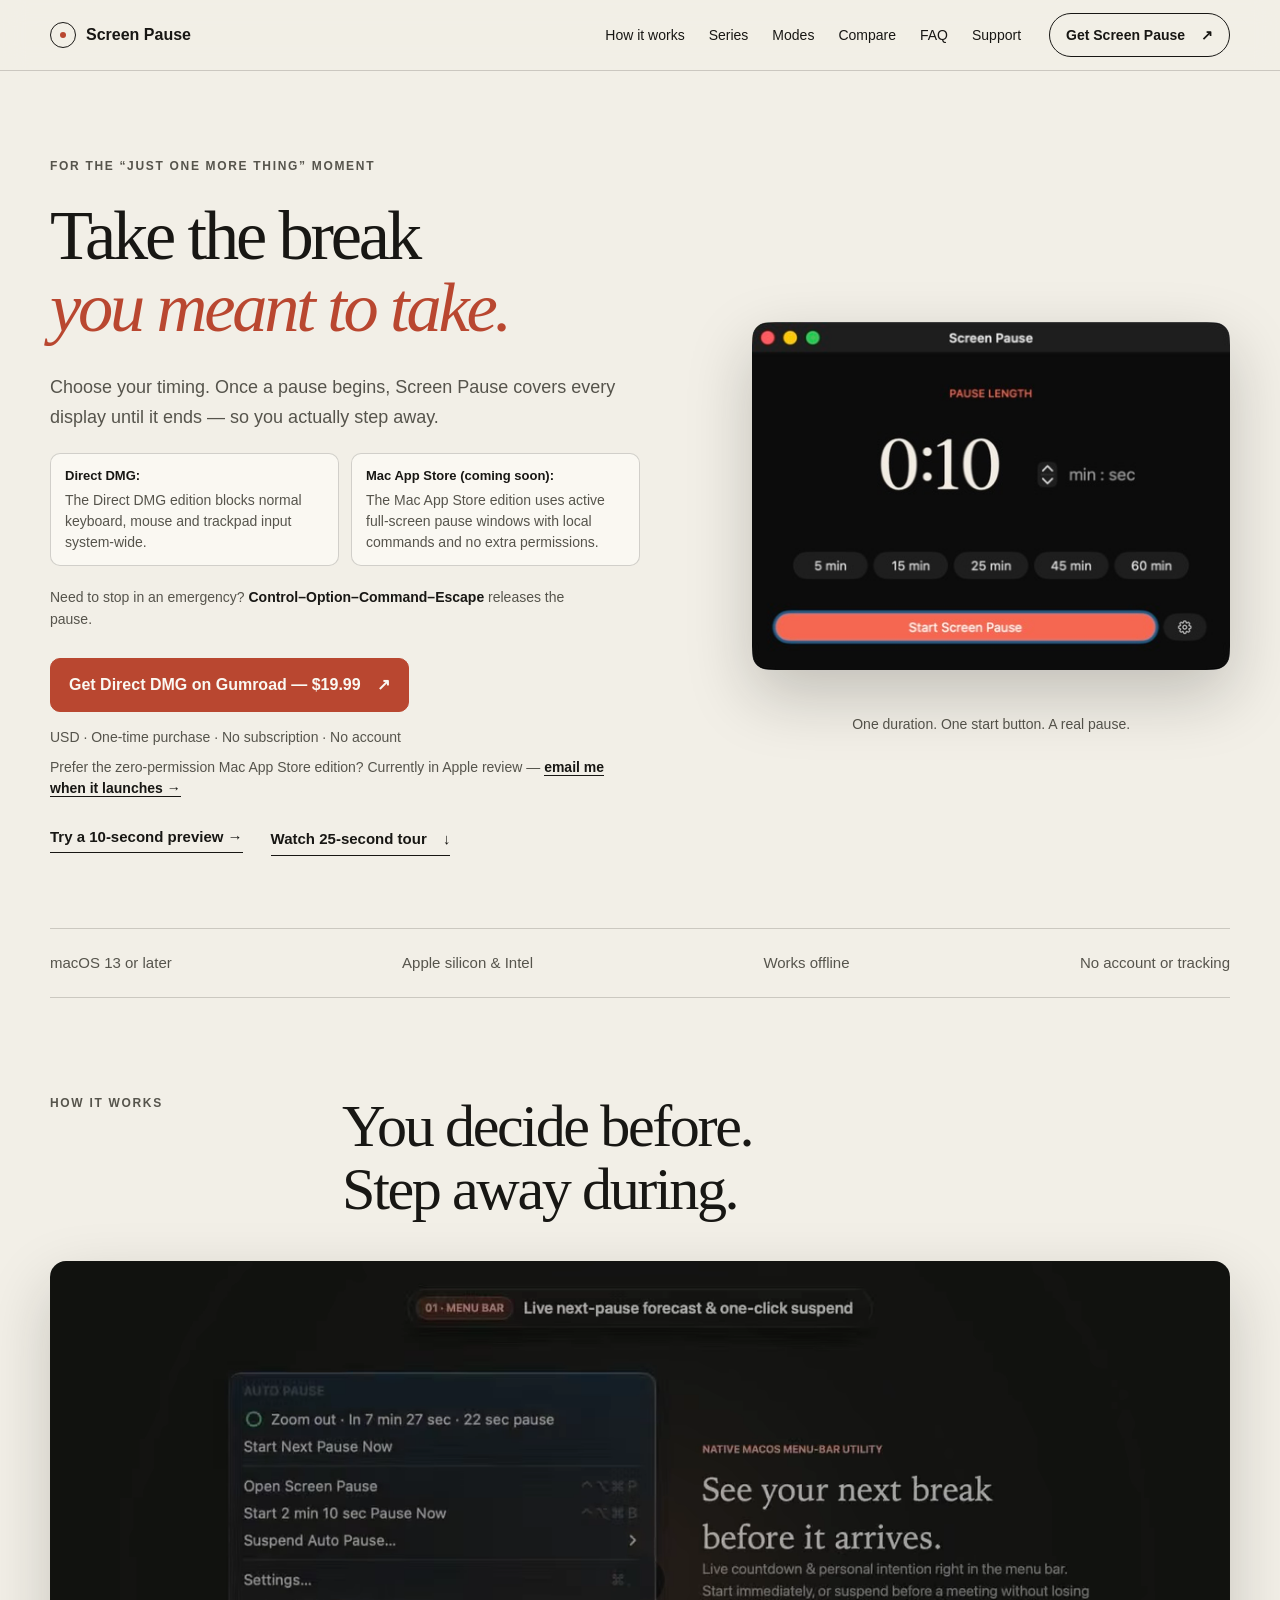
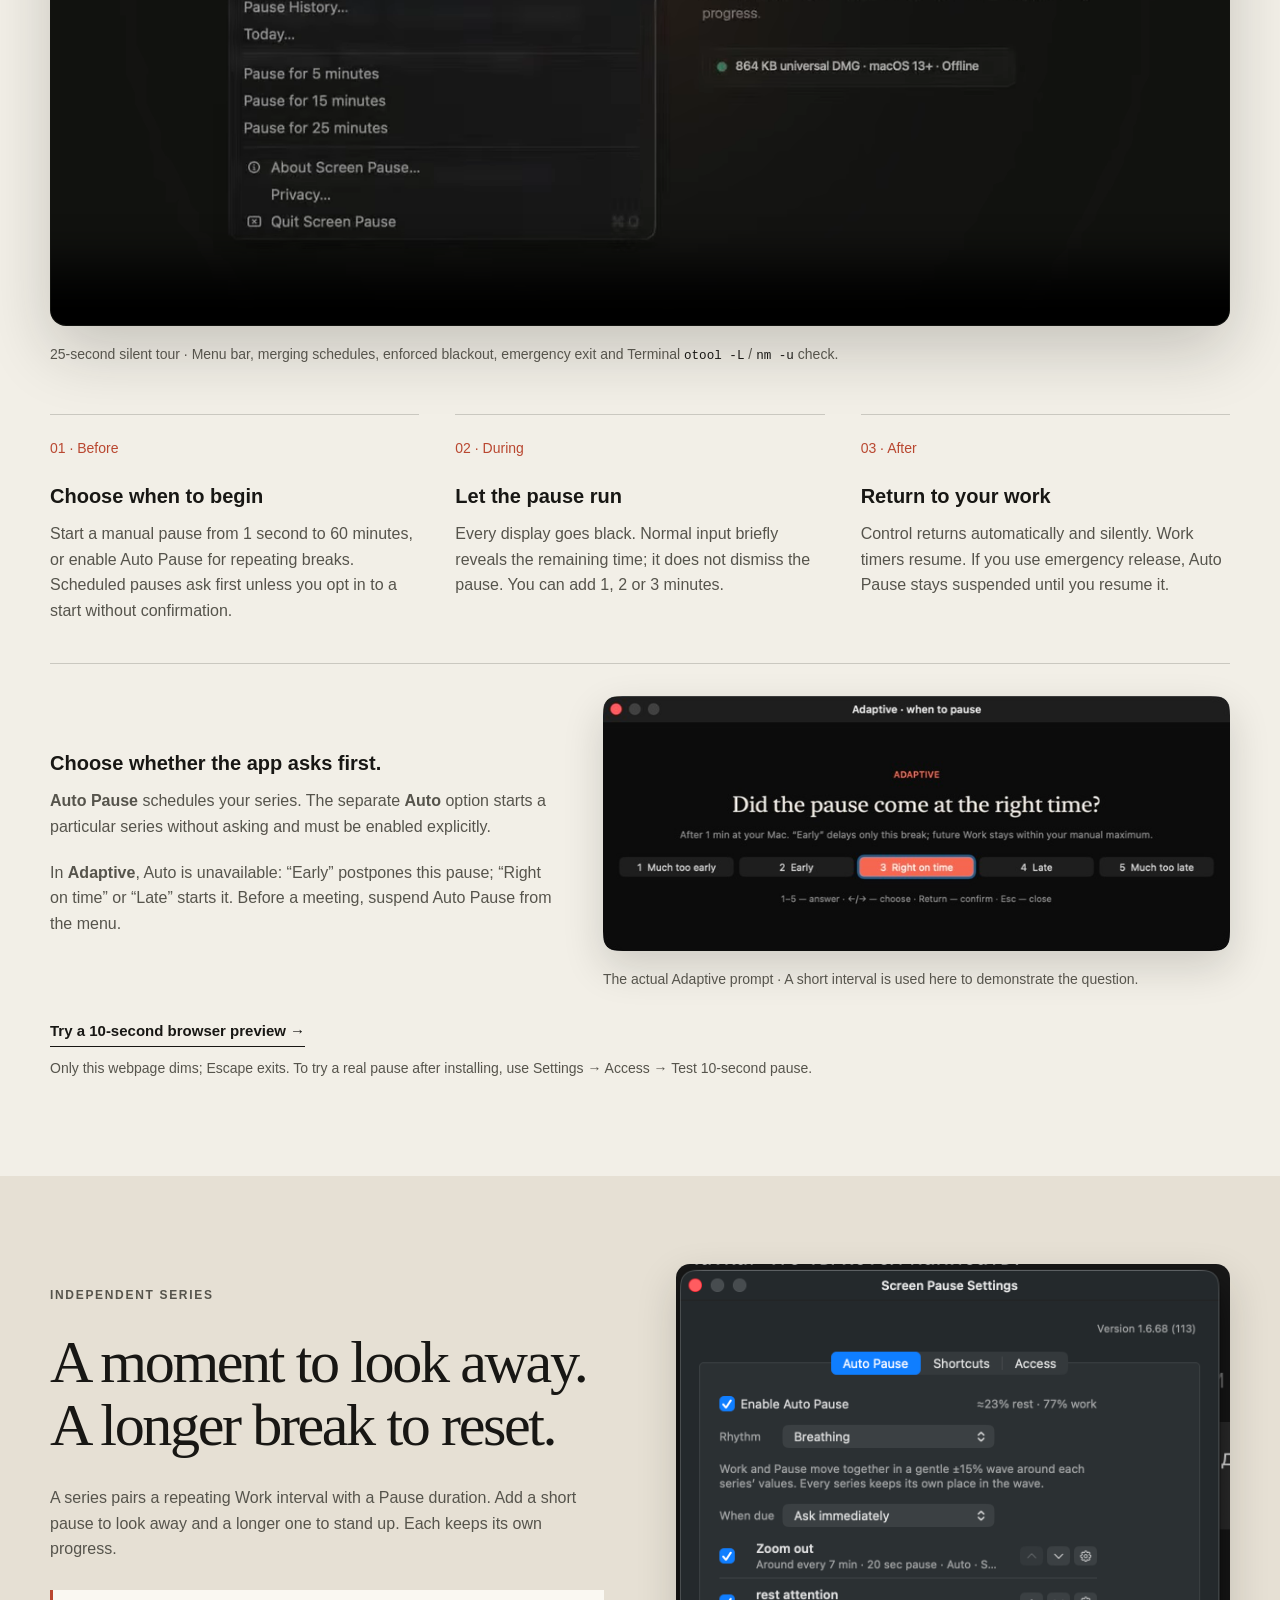
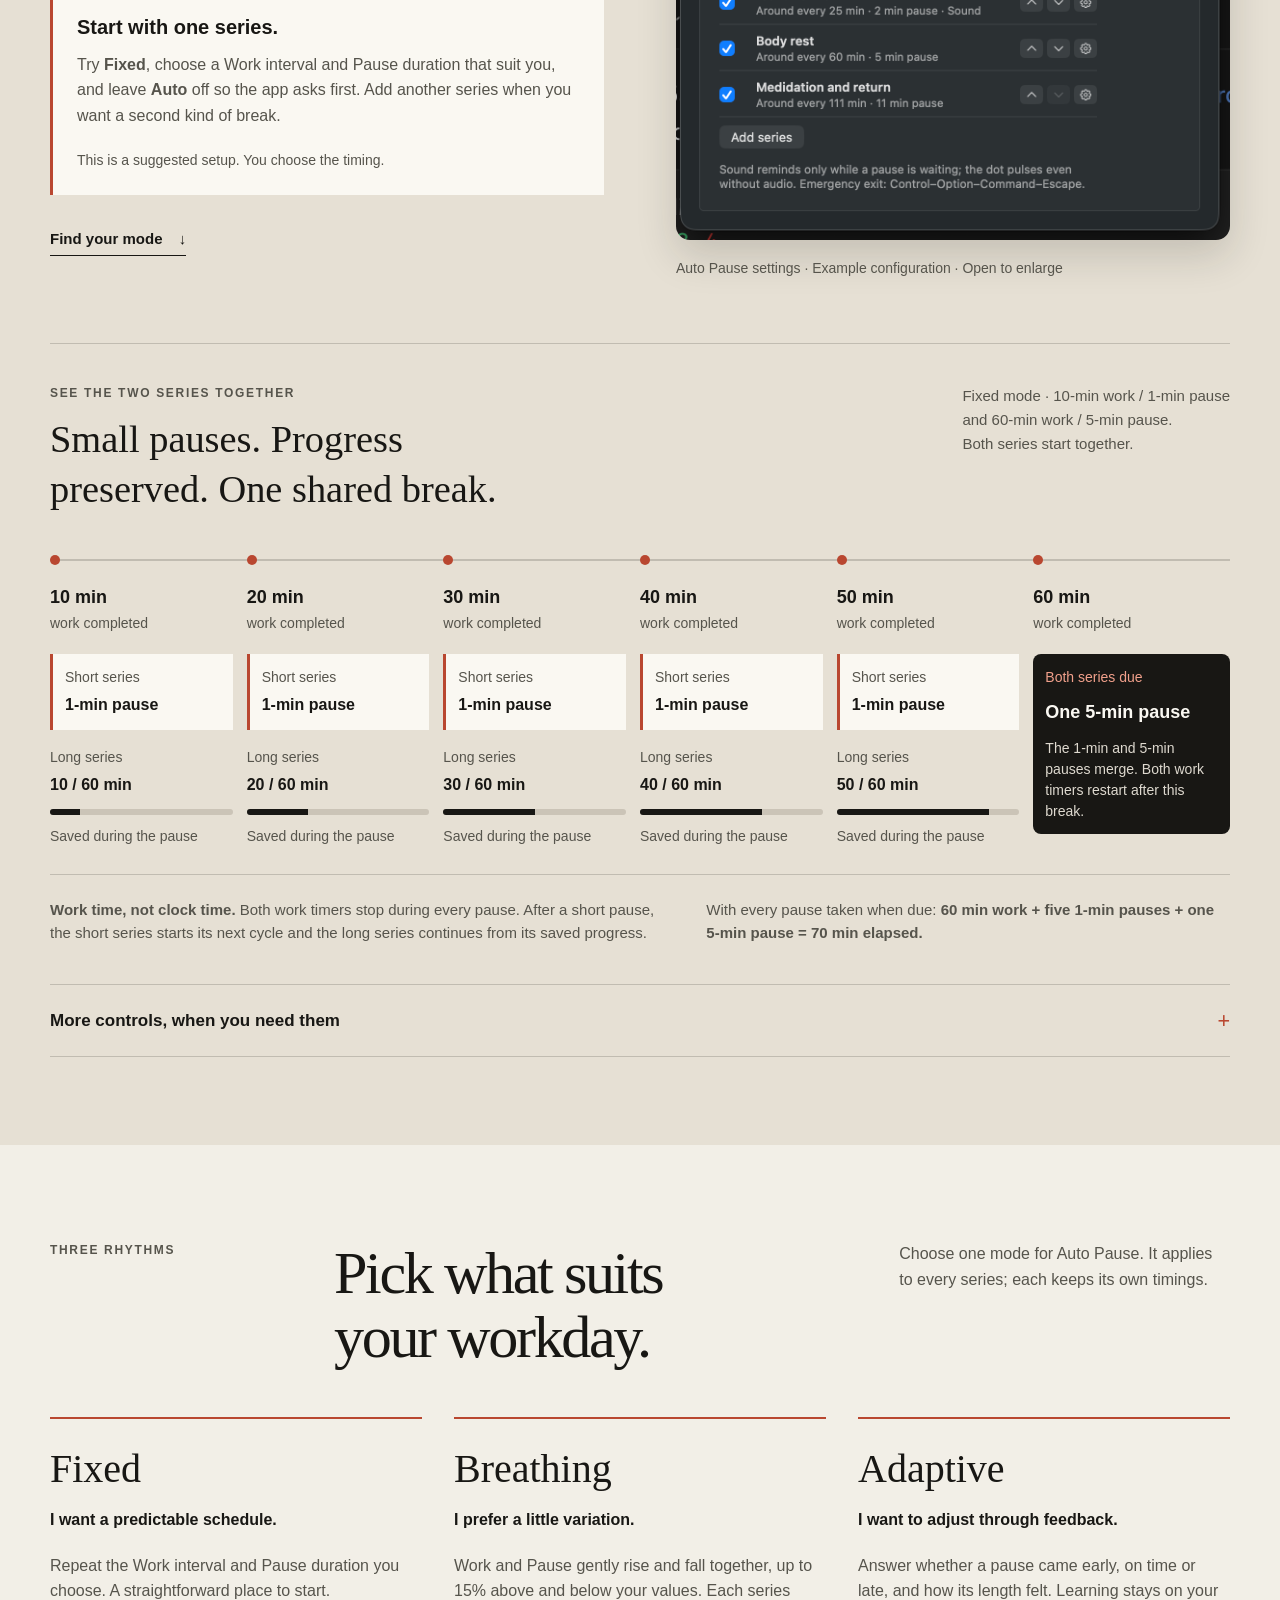
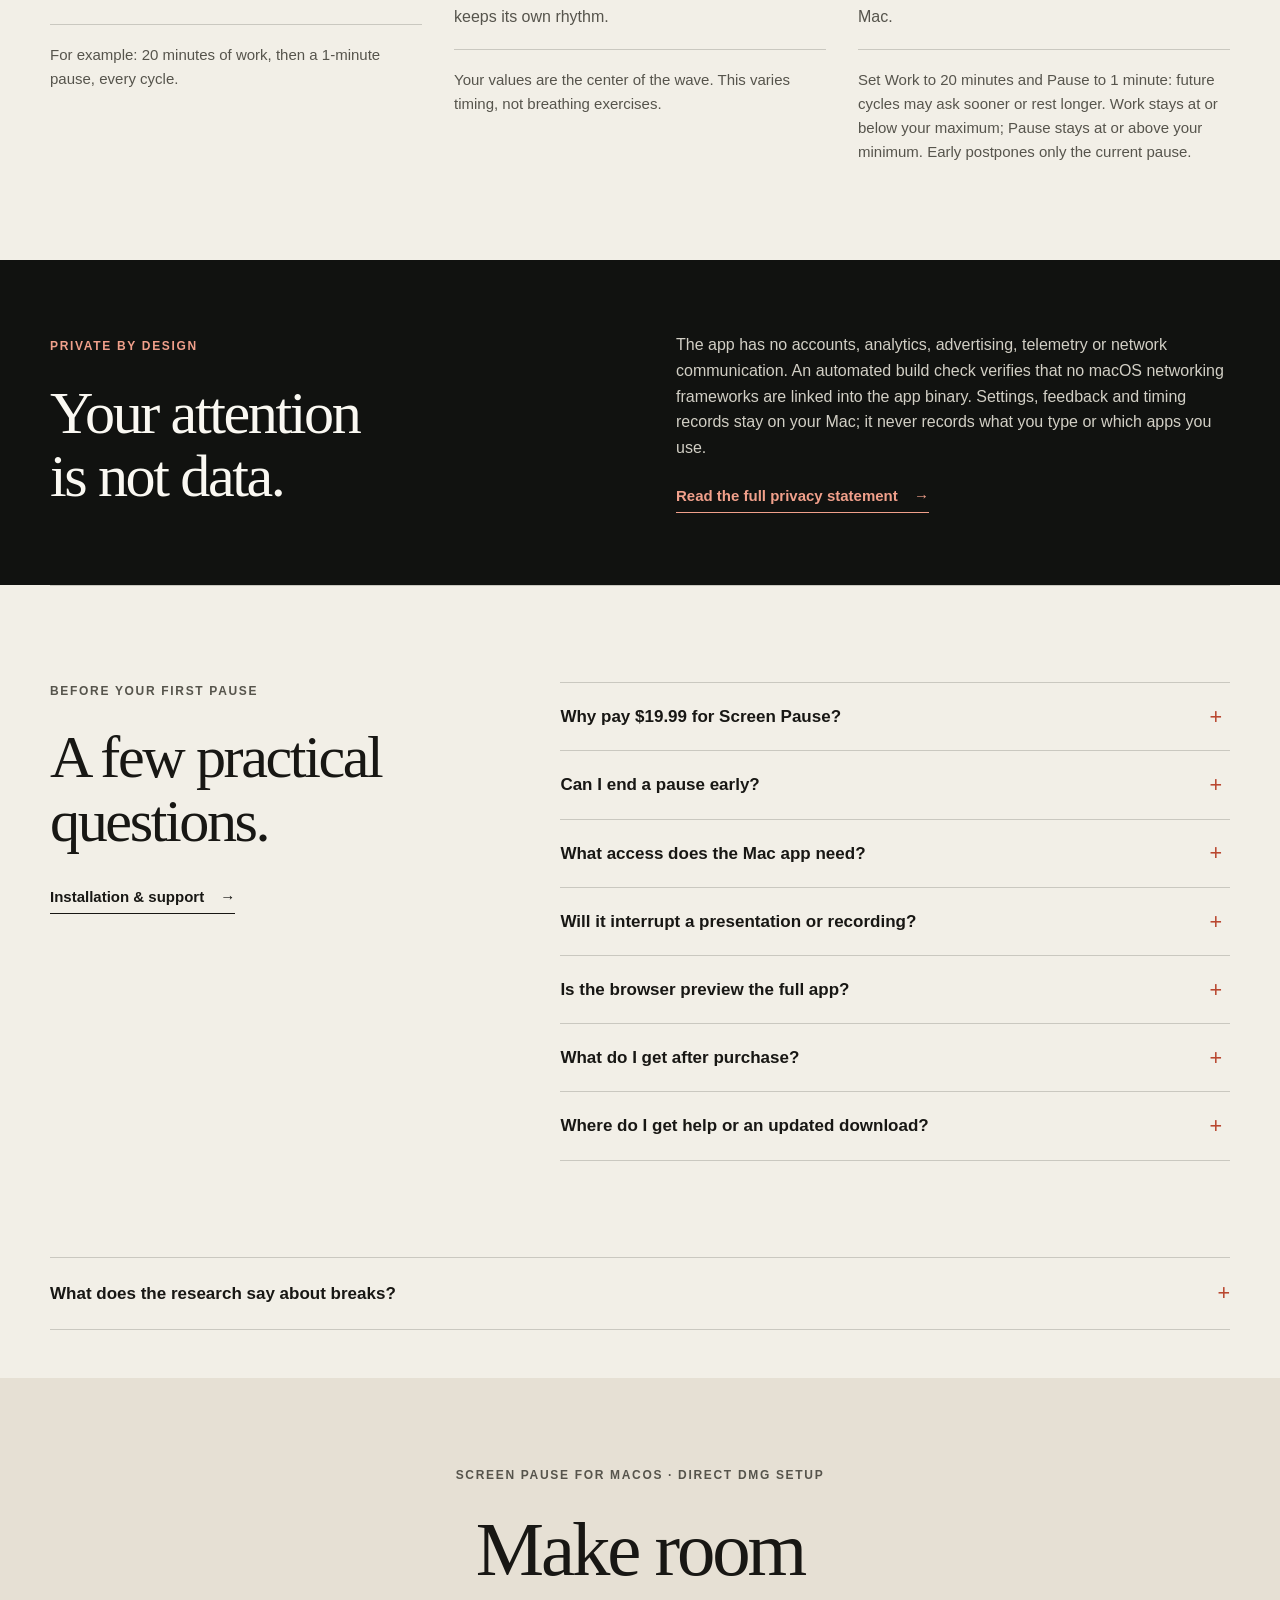
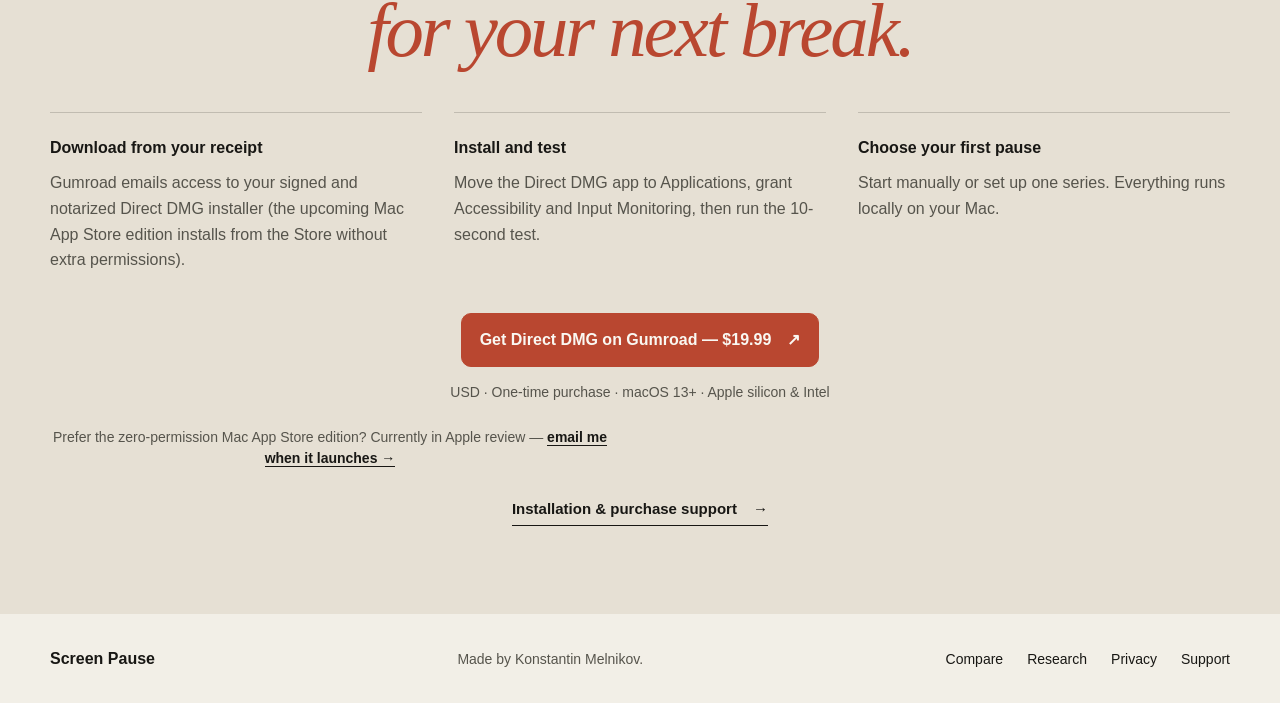
<file: index.html>
<!DOCTYPE html>
<html lang="en">
<head>
  <meta charset="UTF-8">
  <meta name="viewport" content="width=device-width, initial-scale=1.0">
  <title>Screen Pause — Real breaks from your Mac</title>
  <meta name="description" content="Take the break you meant to take. Full-screen pauses with an emergency release, independent schedules and three modes. Offline. One-time purchase. macOS 13+.">
  <link rel="canonical" href="https://screenpause.melnikov.pl/">
  <link rel="icon" href="/icon.png">
  <link rel="apple-touch-icon" href="/icon.png">
  <meta property="og:title" content="Screen Pause — Real breaks from your Mac">
  <meta property="og:description" content="Take the break you meant to take. Full-screen pauses with an emergency release, independent schedules and three modes. Offline. One-time purchase. macOS 13+.">
  <meta property="og:type" content="website">
  <meta property="og:url" content="https://screenpause.melnikov.pl/">
  <meta property="og:site_name" content="Screen Pause">
  <meta property="og:image" content="https://screenpause.melnikov.pl/og-v2.png">
  <meta property="og:image:width" content="1200">
  <meta property="og:image:height" content="630">
  <meta property="og:image:alt" content="Screen Pause — Come back to yourself.">
  <meta name="twitter:card" content="summary_large_image">
  <meta name="twitter:title" content="Screen Pause — Real breaks from your Mac">
  <meta name="twitter:description" content="Take the break you meant to take. Full-screen pauses with an emergency release, independent schedules and three modes. Offline. One-time purchase. macOS 13+.">
  <meta name="twitter:image" content="https://screenpause.melnikov.pl/og-v2.png">
  <script type="application/ld+json">
  {
    "@context": "https://schema.org",
    "@type": "SoftwareApplication",
    "name": "Screen Pause",
    "operatingSystem": "macOS 13 or later",
    "applicationCategory": "ProductivityApplication",
    "url": "https://screenpause.melnikov.pl/",
    "image": "https://screenpause.melnikov.pl/og-v2.png",
    "description": "Offline macOS break timer with full-screen pauses, independent merging work/rest series, Adaptive and Breathing rhythms, and build-verified zero networking.",
    "offers": {
      "@type": "Offer",
      "price": "19.99",
      "priceCurrency": "USD",
      "availability": "https://schema.org/InStock",
      "url": "https://melnikov28.gumroad.com/l/screen-pause-for-macos"
    },
    "author": {
      "@type": "Person",
      "name": "Konstantin Melnikov"
    }
  }
  </script>
  <link rel="stylesheet" href="/styles.css">
</head>
<body>
  <a class="skip-link" href="#main">Skip to content</a>

  <div class="nav-wrap" id="top">
    <header class="nav shell">
      <a class="brand" href="#top" aria-label="Screen Pause home">
        <span class="brand-mark" aria-hidden="true"><span></span></span>Screen Pause
      </a>
      <nav class="nav-links" aria-label="Main navigation">
        <a href="#how-it-works">How it works</a>
        <a href="#features">Series</a>
        <a href="#rhythms">Modes</a>
        <a href="/compare">Compare</a>
        <a href="#questions">FAQ</a>
        <a href="/support">Support</a>
      </nav>
      <a class="nav-buy" data-gumroad-slot="nav" href="https://melnikov28.gumroad.com/l/screen-pause-for-macos?utm_source=screenpause_site&amp;utm_medium=web&amp;utm_content=nav" target="_blank" rel="noopener">Get Screen Pause <span aria-hidden="true">↗</span></a>
    </header>
  </div>

  <main id="main">
    <section class="hero shell" aria-labelledby="hero-title">
      <div class="hero-copy">
        <p class="eyebrow">For the “just one more thing” moment</p>
        <h1 id="hero-title">Take the break<em>you meant to take.</em></h1>
        <p class="hero-intro">Choose your timing. Once a pause begins, Screen Pause covers every display until it ends — so you actually step away.</p>
        <div class="edition-notes" aria-label="Editions">
          <p><strong>Direct DMG:</strong> The Direct DMG edition blocks normal keyboard, mouse and trackpad input system-wide.</p>
          <p><strong>Mac App Store (coming soon):</strong> The Mac App Store edition uses active full-screen pause windows with local commands and no extra permissions.</p>
        </div>
        <p class="hero-control">Need to stop in an emergency? <kbd>Control–Option–Command–Escape</kbd> releases the pause.</p>
        <div class="store-links" aria-label="Get Screen Pause">
          <a class="store-button" data-gumroad-slot="hero" href="https://melnikov28.gumroad.com/l/screen-pause-for-macos?utm_source=screenpause_site&amp;utm_medium=web&amp;utm_content=hero" target="_blank" rel="noopener">
            <span>Get Direct DMG on Gumroad <span class="store-price">— $19.99</span></span>
            <span aria-hidden="true">↗</span>
          </a>
        </div>
        <p class="purchase-note">USD · One-time purchase · No subscription · No account</p>
        <p class="mas-note">Prefer the zero-permission Mac App Store edition? Currently in Apple review — <a href="mailto:kmelnikov+screenpause@gmail.com?subject=Notify%20me%20when%20Screen%20Pause%20is%20on%20the%20Mac%20App%20Store">email me when it launches →</a></p>
        <div class="hero-actions">
          <button class="text-button" data-open-demo type="button">Try a 10-second preview <span aria-hidden="true">→</span></button>
          <a class="hero-how text-link" href="#demo-video">Watch 25-second tour <span aria-hidden="true">↓</span></a>
        </div>
      </div>
      <figure class="hero-visual">
        <div class="app-stage">
          <img src="/screenshots/manual-pause.jpg" width="488" height="356" alt="Screen Pause’s actual Mac window: precise pause duration, presets and Start Screen Pause." fetchpriority="high">
        </div>
        <figcaption>One duration. One start button. A real pause.</figcaption>
      </figure>
    </section>

    <div class="facts-strip shell" aria-label="Compatibility and privacy">
      <span>macOS 13 or later</span>
      <span>Apple silicon &amp; Intel</span>
      <span>Works offline</span>
      <span>No account or tracking</span>
    </div>

    <section class="how-section shell" id="how-it-works" aria-labelledby="how-title">
      <div class="section-heading">
        <p class="section-label">How it works</p>
        <h2 id="how-title">You decide before.<br>Step away during.</h2>
      </div>
      <figure class="video-proof" id="demo-video">
        <div class="video-frame">
          <video controls muted autoplay loop playsinline preload="metadata" width="1280" height="720" poster="/demo-25s-poster.jpg" aria-label="25-second tour of Screen Pause showing the menu bar forecast, independent merging series, enforced black pause screen, TTT rest prompt, emergency exit and Terminal zero-network binary check.">
            <source src="/demo-25s.webm" type="video/webm">
            <source src="/demo-25s.mp4" type="video/mp4">
          </video>
        </div>
        <figcaption>25-second silent tour · Menu bar, merging schedules, enforced blackout, emergency exit and Terminal <code>otool -L</code> / <code>nm -u</code> check.</figcaption>
      </figure>
      <ol class="steps">
        <li>
          <span class="step-number">01 · Before</span>
          <h3>Choose when to begin</h3>
          <p>Start a manual pause from 1 second to 60 minutes, or enable Auto Pause for repeating breaks. Scheduled pauses ask first unless you opt in to a start without confirmation.</p>
        </li>
        <li>
          <span class="step-number">02 · During</span>
          <h3>Let the pause run</h3>
          <p>Every display goes black. Normal input briefly reveals the remaining time; it does not dismiss the pause. You can add 1, 2 or 3 minutes.</p>
        </li>
        <li>
          <span class="step-number">03 · After</span>
          <h3>Return to your work</h3>
          <p>Control returns automatically and silently. Work timers resume. If you use emergency release, Auto Pause stays suspended until you resume it.</p>
        </li>
      </ol>
      <div class="prompt-proof">
        <div>
          <h3>Choose whether the app asks first.</h3>
          <p><strong>Auto Pause</strong> schedules your series. The separate <strong>Auto</strong> option starts a particular series without asking and must be enabled explicitly.</p>
          <p>In <strong>Adaptive</strong>, Auto is unavailable: “Early” postpones this pause; “Right on time” or “Late” starts it. Before a meeting, suspend Auto Pause from the menu.</p>
        </div>
        <figure class="product-figure prompt-figure">
          <a href="/screenshots/adaptive-prompt.jpg" target="_blank" rel="noopener noreferrer" aria-label="Open full-size Adaptive prompt screenshot">
            <img src="/screenshots/adaptive-prompt.jpg" width="768" height="312" loading="lazy" alt="Actual Adaptive prompt asking whether the pause came at the right time, with answers from Much too early to Much too late.">
          </a>
          <figcaption>The actual Adaptive prompt · A short interval is used here to demonstrate the question.</figcaption>
        </figure>
      </div>
      <div class="demo-action">
        <button class="text-button" id="open-demo" data-open-demo type="button">Try a 10-second browser preview <span aria-hidden="true">→</span></button>
        <p>Only this webpage dims; Escape exits. To try a real pause after installing, use Settings → Access → Test 10-second pause.</p>
      </div>
    </section>

    <section class="features-section" id="features" aria-labelledby="features-title">
      <div class="shell series-layout">
        <div class="series-copy">
          <p class="section-label">Independent series</p>
          <h2 id="features-title">A moment to look away.<br>A longer break to reset.</h2>
          <p>A series pairs a repeating Work interval with a Pause duration. Add a short pause to look away and a longer one to stand up. Each keeps its own progress.</p>
          <div class="start-simple">
            <h3>Start with one series.</h3>
            <p>Try <strong>Fixed</strong>, choose a Work interval and Pause duration that suit you, and leave <strong>Auto</strong> off so the app asks first. Add another series when you want a second kind of break.</p>
            <p>This is a suggested setup. You choose the timing.</p>
          </div>
          <a class="text-link" href="#rhythms">Find your mode <span aria-hidden="true">↓</span></a>
        </div>
        <figure class="product-figure">
          <a href="/screenshots/auto-pause-series.png" target="_blank" rel="noopener noreferrer" aria-label="Open full-size Auto Pause settings screenshot">
            <img src="/screenshots/auto-pause-series.png" width="1150" height="1196" loading="lazy" alt="Actual Auto Pause settings with four independent series, personal intentions, and the Breathing rhythm selected.">
          </a>
          <figcaption>Auto Pause settings · Example configuration · Open to enlarge</figcaption>
        </figure>
      </div>

      <figure class="series-timeline shell" id="series-timeline" aria-labelledby="timeline-title" aria-describedby="timeline-caption">
        <div class="timeline-heading">
          <div>
            <p class="section-label">See the two series together</p>
            <h3 id="timeline-title">Small pauses. Progress preserved. One shared break.</h3>
          </div>
          <p>Fixed mode · 10-min work / 1-min pause<br>and 60-min work / 5-min pause.<br>Both series start together.</p>
        </div>
        <ol class="timeline-steps">
          <li class="timeline-step">
            <p class="timeline-time"><strong>10 min</strong><span>work completed</span></p>
            <div class="timeline-short"><span>Short series</span><strong>1-min pause</strong></div>
            <div class="timeline-long"><span>Long series</span><strong>10 / 60 min</strong><div class="timeline-progress" aria-hidden="true"><span style="width: 16.6667%"></span></div><span class="timeline-saved">Saved during the pause</span></div>
          </li>
          <li class="timeline-step">
            <p class="timeline-time"><strong>20 min</strong><span>work completed</span></p>
            <div class="timeline-short"><span>Short series</span><strong>1-min pause</strong></div>
            <div class="timeline-long"><span>Long series</span><strong>20 / 60 min</strong><div class="timeline-progress" aria-hidden="true"><span style="width: 33.3333%"></span></div><span class="timeline-saved">Saved during the pause</span></div>
          </li>
          <li class="timeline-step">
            <p class="timeline-time"><strong>30 min</strong><span>work completed</span></p>
            <div class="timeline-short"><span>Short series</span><strong>1-min pause</strong></div>
            <div class="timeline-long"><span>Long series</span><strong>30 / 60 min</strong><div class="timeline-progress" aria-hidden="true"><span style="width: 50%"></span></div><span class="timeline-saved">Saved during the pause</span></div>
          </li>
          <li class="timeline-step">
            <p class="timeline-time"><strong>40 min</strong><span>work completed</span></p>
            <div class="timeline-short"><span>Short series</span><strong>1-min pause</strong></div>
            <div class="timeline-long"><span>Long series</span><strong>40 / 60 min</strong><div class="timeline-progress" aria-hidden="true"><span style="width: 66.6667%"></span></div><span class="timeline-saved">Saved during the pause</span></div>
          </li>
          <li class="timeline-step">
            <p class="timeline-time"><strong>50 min</strong><span>work completed</span></p>
            <div class="timeline-short"><span>Short series</span><strong>1-min pause</strong></div>
            <div class="timeline-long"><span>Long series</span><strong>50 / 60 min</strong><div class="timeline-progress" aria-hidden="true"><span style="width: 83.3333%"></span></div><span class="timeline-saved">Saved during the pause</span></div>
          </li>
          <li class="timeline-step timeline-merged">
            <p class="timeline-time"><strong>60 min</strong><span>work completed</span></p>
            <div class="timeline-shared">
              <p class="timeline-badge">Both series due</p>
              <strong>One 5-min pause</strong>
              <p>The 1-min and 5-min pauses merge. Both work timers restart after this break.</p>
            </div>
          </li>
        </ol>
        <figcaption id="timeline-caption">
          <p><strong>Work time, not clock time.</strong> Both work timers stop during every pause. After a short pause, the short series starts its next cycle and the long series continues from its saved progress.</p>
          <p>With every pause taken when due: <strong>60 min work + five 1-min pauses + one 5-min pause = 70 min elapsed.</strong></p>
        </figcaption>
      </figure>

      <details class="advanced-options shell">
        <summary>More controls, when you need them</summary>
        <div class="controls-section">
          <div class="controls-copy">
            <h3>Close at hand in the menu bar</h3>
            <p>See the next pause’s countdown and intention, start it now, or suspend Auto Pause for 30 minutes, 1 hour, 2 hours or until you resume. Your series keep their progress.</p>
            <div class="controls-list">
              <article><h4>A natural stopping point</h4><p>Ask when a pause is due, or wait for five seconds without input or a brief app switch. When macOS reports screen sharing or recording, the pause waits.</p></article>
              <article><h4>A reminder while you wait</h4><p>Enable Sound for a series to hear occasional reminders while a due pause is waiting. The pause itself starts and ends silently.</p></article>
              <article><h4>Your own intentions</h4><p>Give each series a purpose, then enable, disable or reorder it without losing its settings. Sufficient time locked or asleep can also count as rest.</p></article>
              <article><h4>A simple local record</h4><p>Today shows active Mac use and completed rest. Pause History keeps the 200 most recent pauses. Global shortcuts, Apple Shortcuts and command-line automation are also available.</p></article>
            </div>
          </div>
          <figure class="product-figure menu-figure">
            <a href="/screenshots/menu-bar.png" target="_blank" rel="noopener noreferrer" aria-label="Open full-size menu-bar screenshot">
              <img src="/screenshots/menu-bar.png" width="790" height="854" loading="lazy" alt="Actual Screen Pause menu showing the next pause, quick actions, suspension, Today and Pause History.">
            </a>
            <figcaption>The next pause and everyday controls · Open to enlarge</figcaption>
          </figure>
        </div>
      </details>
    </section>

    <section class="rhythms-section shell" id="rhythms" aria-labelledby="rhythms-title">
      <div class="section-heading">
        <p class="section-label">Three rhythms</p>
        <h2 id="rhythms-title">Pick what suits<br>your workday.</h2>
        <p>Choose one mode for Auto Pause. It applies to every series; each keeps its own timings.</p>
      </div>
      <div class="rhythm-grid">
        <article class="rhythm-card">
          <h3>Fixed</h3>
          <p class="rhythm-summary">I want a predictable schedule.</p>
          <p>Repeat the Work interval and Pause duration you choose. A straightforward place to start.</p>
          <p class="rhythm-detail">For example: 20 minutes of work, then a 1-minute pause, every cycle.</p>
        </article>
        <article class="rhythm-card">
          <h3>Breathing</h3>
          <p class="rhythm-summary">I prefer a little variation.</p>
          <p>Work and Pause gently rise and fall together, up to 15% above and below your values. Each series keeps its own rhythm.</p>
          <p class="rhythm-detail">Your values are the center of the wave. This varies timing, not breathing exercises.</p>
        </article>
        <article class="rhythm-card">
          <h3>Adaptive</h3>
          <p class="rhythm-summary">I want to adjust through feedback.</p>
          <p>Answer whether a pause came early, on time or late, and how its length felt. Learning stays on your Mac.</p>
          <p class="rhythm-detail">Set Work to 20 minutes and Pause to 1 minute: future cycles may ask sooner or rest longer. Work stays at or below your maximum; Pause stays at or above your minimum. Early postpones only the current pause.</p>
        </article>
      </div>
    </section>

    <section class="privacy-section" id="privacy" aria-labelledby="privacy-title">
      <div class="shell privacy-inner">
        <div>
          <p class="section-label">Private by design</p>
          <h2 id="privacy-title">Your attention<br>is not data.</h2>
        </div>
        <div>
          <p>The app has no accounts, analytics, advertising, telemetry or network communication. An automated build check verifies that no macOS networking frameworks are linked into the app binary. Settings, feedback and timing records stay on your Mac; it never records what you type or which apps you use.</p>
          <a class="text-link" href="/privacy">Read the full privacy statement <span aria-hidden="true">→</span></a>
        </div>
      </div>
    </section>

    <section class="faq-section shell" id="questions" aria-labelledby="questions-title">
      <div>
        <p class="section-label">Before your first pause</p>
        <h2 id="questions-title">A few practical<br>questions.</h2>
        <a class="text-link" href="/support">Installation &amp; support <span aria-hidden="true">→</span></a>
      </div>
      <div class="faq-list">
        <details id="purchase-value">
          <summary>Why pay $19.99 for Screen Pause?</summary>
          <p>Screen Pause is for people who notice break reminders but keep working anyway. It helps you follow through on the pause you chose: once it starts, every display is covered until it ends (with system-wide input blocking in the Direct DMG edition, or active full-screen pause windows in the upcoming Mac App Store edition) and an emergency release remains available. Independent series coordinate short and long breaks, preserving progress and merging pauses that fall due together. $19.99 is a one-time purchase with no subscription.</p>
        </details>
        <details>
          <summary>Can I end a pause early?</summary>
          <p>Normal keyboard and mouse actions do not dismiss an active pause. Use <kbd>Control–Option–Command–Escape</kbd> for emergency release. That pause does not count as completed rest, and Auto Pause stays suspended until you resume it.</p>
        </details>
        <details>
          <summary>What access does the Mac app need?</summary>
          <p>Both editions require macOS 13 or later. The Direct DMG edition requires Accessibility and Input Monitoring permissions to suppress input system-wide during a pause. The upcoming Mac App Store edition runs in App Sandbox and requires neither Accessibility nor Input Monitoring. After installing either edition, run the 10-second test in Settings → Access before a longer break. Input contents are never stored.</p>
        </details>
        <details>
          <summary>Will it interrupt a presentation or recording?</summary>
          <p>When macOS reports active screen sharing or recording, a due automatic pause waits. After that activity ends, the app waits for a fresh five-second natural stop before asking. You can also suspend Auto Pause from the menu before a meeting.</p>
        </details>
        <details>
          <summary>Is the browser preview the full app?</summary>
          <p>No. It darkens only this webpage for ten seconds and you can exit with Escape. The installed Mac app covers every display (with system-wide input blocking in the Direct DMG edition, or standard full-screen pause windows in the Mac App Store edition). The preview does not install anything or request macOS permissions.</p>
        </details>
        <details>
          <summary>What do I get after purchase?</summary>
          <p>A Gumroad receipt with access to the Mac download: a signed and notarized DMG containing Screen Pause, an Applications shortcut and setup instructions. No subscription or app account is needed. <a href="/support#download">Download and installation help →</a></p>
        </details>
        <details>
          <summary>Where do I get help or an updated download?</summary>
          <p>Email <a href="mailto:kmelnikov+screenpause@gmail.com?subject=Screen%20Pause%20support">kmelnikov+screenpause@gmail.com</a> for help with either edition or questions before buying. For direct downloads, use your Gumroad receipt’s View Content link. <a href="/support#download">Downloads and support →</a></p>
        </details>
      </div>
    </section>

    <div class="research-note shell" id="evidence">
      <details>
        <summary>What does the research say about breaks?</summary>
        <p>Research supports making room for breaks, but does not establish one ideal schedule or test Screen Pause itself.</p>
        <ul>
          <li>A field study of 42 data-entry workers found less eye and upper-body discomfort with extra breaks, while output was maintained. <a href="https://pubmed.ncbi.nlm.nih.gov/10877480/" target="_blank" rel="noopener noreferrer">Galinsky et al., Ergonomics (2000) ↗</a></li>
          <li>A meta-analysis found small improvements in vigor and fatigue; the overall performance effect was not statistically significant. <a href="https://journals.plos.org/plosone/article?id=10.1371/journal.pone.0272460" target="_blank" rel="noopener noreferrer">Albulescu et al., PLOS ONE (2022) ↗</a></li>
        </ul>
      </details>
    </div>

    <section class="closing" id="get">
      <div class="shell closing-inner">
        <p class="section-label">Screen Pause for macOS · Direct DMG setup</p>
        <h2>Make room<br><em>for your next break.</em></h2>
        <ol class="purchase-steps" aria-label="Gumroad Direct DMG setup">
          <li><strong>Download from your receipt</strong><span>Gumroad emails access to your signed and notarized Direct DMG installer (the upcoming Mac App Store edition installs from the Store without extra permissions).</span></li>
          <li><strong>Install and test</strong><span>Move the Direct DMG app to Applications, grant Accessibility and Input Monitoring, then run the 10-second test.</span></li>
          <li><strong>Choose your first pause</strong><span>Start manually or set up one series. Everything runs locally on your Mac.</span></li>
        </ol>
        <div class="store-links" aria-label="Get Screen Pause">
          <a class="store-button" data-gumroad-slot="closing" href="https://melnikov28.gumroad.com/l/screen-pause-for-macos?utm_source=screenpause_site&amp;utm_medium=web&amp;utm_content=closing" target="_blank" rel="noopener">
            <span>Get Direct DMG on Gumroad <span class="store-price">— $19.99</span></span>
            <span aria-hidden="true">↗</span>
          </a>
        </div>
        <p class="purchase-note">USD · One-time purchase · macOS 13+ · Apple silicon &amp; Intel</p>
        <p class="mas-note mas-note-center">Prefer the zero-permission Mac App Store edition? Currently in Apple review — <a href="mailto:kmelnikov+screenpause@gmail.com?subject=Notify%20me%20when%20Screen%20Pause%20is%20on%20the%20Mac%20App%20Store">email me when it launches →</a></p>
        <a class="closing-help text-link" href="/support">Installation &amp; purchase support <span aria-hidden="true">→</span></a>
      </div>
    </section>
  </main>

  <footer class="footer shell">
    <a class="brand" href="#top">Screen Pause</a>
    <p>Made by Konstantin Melnikov.</p>
    <nav aria-label="Footer navigation">
      <a href="/compare">Compare</a>
      <a href="#evidence">Research</a>
      <a href="/privacy">Privacy</a>
      <a href="/support">Support</a>
    </nav>
  </footer>

  <dialog id="pause-demo" class="pause-demo" aria-labelledby="demo-title" aria-describedby="demo-description">
    <button id="demo-close" class="demo-close" type="button">End preview <span aria-hidden="true">Esc</span></button>
    <div class="demo-center">
      <span class="demo-dot" aria-hidden="true"></span>
      <h2 id="demo-title">A little space.</h2>
      <p id="demo-timer" role="timer" aria-live="off" aria-label="10 seconds remaining">10 seconds</p>
      <div class="demo-progress" aria-hidden="true"><span id="demo-progress-bar"></span></div>
    </div>
    <p id="demo-description" class="demo-footnote">Browser preview · Only this page is dimmed. The Mac app covers every display.</p>
  </dialog>

  <script src="/demo.js" defer></script>
</body>
</html>
</file>
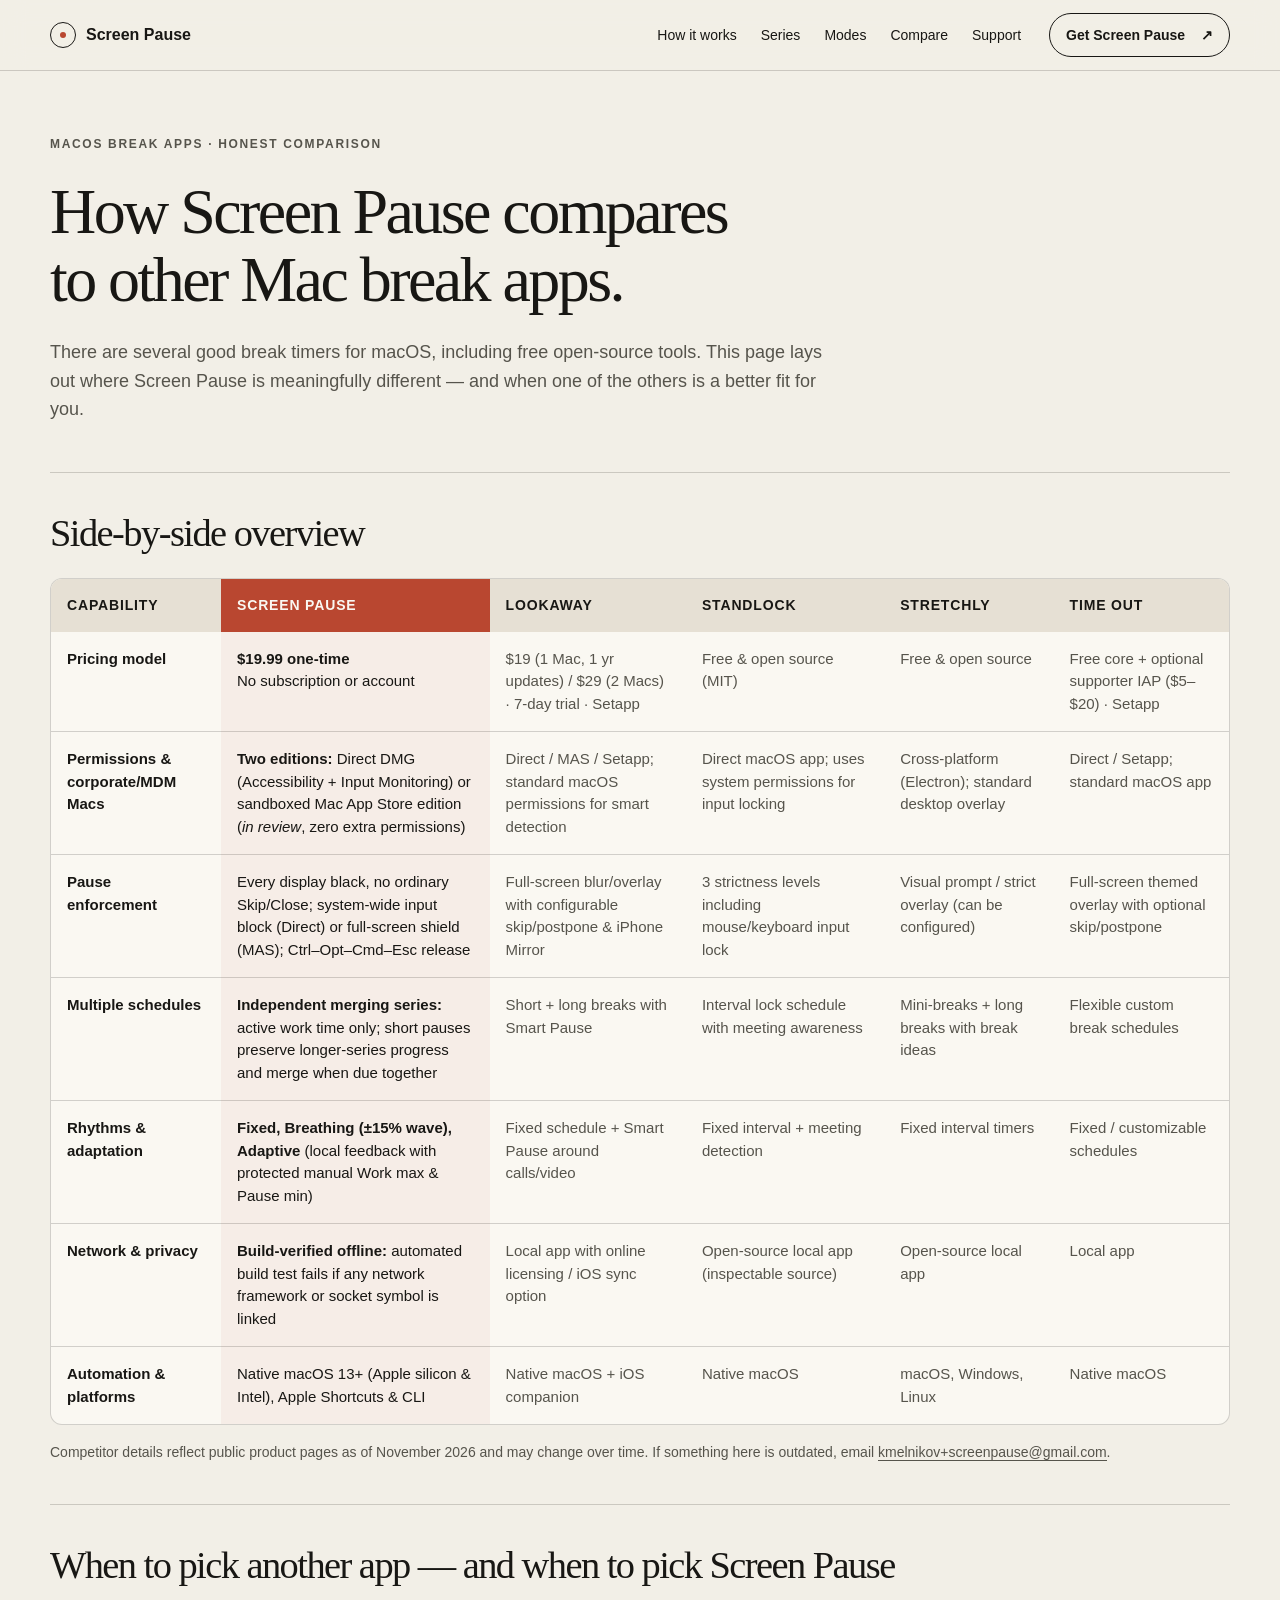
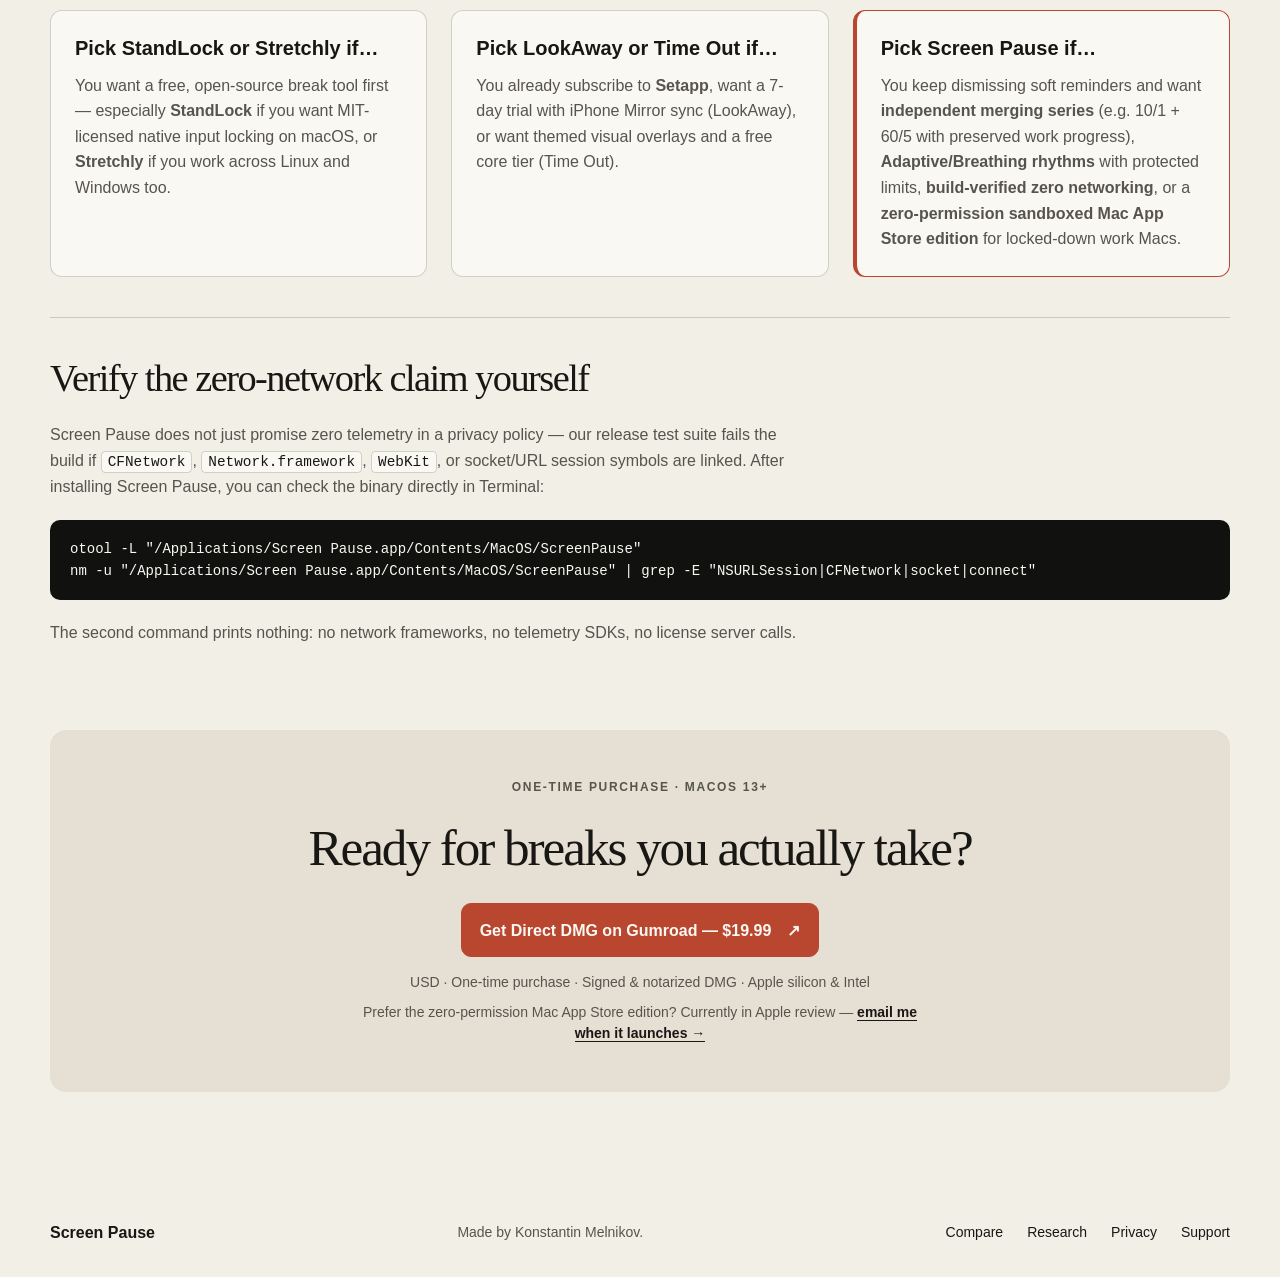
<file: compare/index.html>
<!DOCTYPE html>
<html lang="en">
<head>
  <meta charset="UTF-8">
  <meta name="viewport" content="width=device-width, initial-scale=1.0">
  <title>Compare Screen Pause — vs LookAway, StandLock, Stretchly &amp; Time Out</title>
  <meta name="description" content="Honest comparison of macOS break reminder apps: Screen Pause vs LookAway, StandLock, Stretchly and Time Out on pricing, permissions, privacy, schedules and enforcement.">
  <link rel="canonical" href="https://screenpause.melnikov.pl/compare">
  <link rel="icon" href="/icon.png">
  <link rel="apple-touch-icon" href="/icon.png">
  <meta property="og:title" content="Compare Screen Pause — vs LookAway, StandLock, Stretchly &amp; Time Out">
  <meta property="og:description" content="Honest side-by-side comparison of macOS break apps across pricing, TCC permissions, zero-network verification, merging series and adaptive rhythms.">
  <meta property="og:type" content="website">
  <meta property="og:url" content="https://screenpause.melnikov.pl/compare">
  <meta property="og:site_name" content="Screen Pause">
  <meta property="og:image" content="https://screenpause.melnikov.pl/og-v2.png">
  <meta name="twitter:card" content="summary_large_image">
  <meta name="twitter:title" content="Compare Screen Pause — vs LookAway, StandLock, Stretchly &amp; Time Out">
  <meta name="twitter:description" content="Honest side-by-side comparison of macOS break apps across pricing, TCC permissions, zero-network verification and schedules.">
  <meta name="twitter:image" content="https://screenpause.melnikov.pl/og-v2.png">
  <link rel="stylesheet" href="/styles.css">
</head>
<body>
  <a class="skip-link" href="#main">Skip to content</a>

  <div class="nav-wrap" id="top">
    <header class="nav shell">
      <a class="brand" href="/" aria-label="Screen Pause home">
        <span class="brand-mark" aria-hidden="true"><span></span></span>Screen Pause
      </a>
      <nav class="nav-links" aria-label="Main navigation">
        <a href="/#how-it-works">How it works</a>
        <a href="/#features">Series</a>
        <a href="/#rhythms">Modes</a>
        <a href="/compare" aria-current="page">Compare</a>
        <a href="/support">Support</a>
      </nav>
      <a class="nav-buy" data-gumroad-slot="compare_nav" href="https://melnikov28.gumroad.com/l/screen-pause-for-macos?utm_source=screenpause_site&amp;utm_medium=web&amp;utm_content=compare_nav" target="_blank" rel="noopener">Get Screen Pause <span aria-hidden="true">↗</span></a>
    </header>
  </div>

  <main id="main" class="compare-page shell">
    <header class="compare-hero">
      <p class="section-label">macOS Break Apps · Honest Comparison</p>
      <h1>How Screen Pause compares<br>to other Mac break apps.</h1>
      <p class="legal-lead">
        There are several good break timers for macOS, including free open-source tools.
        This page lays out where Screen Pause is meaningfully different — and when one of the others is a better fit for you.
      </p>
    </header>

    <section class="compare-section" aria-labelledby="matrix-title">
      <h2 id="matrix-title">Side-by-side overview</h2>
      <div class="compare-table-wrap" role="region" aria-label="macOS break reminder comparison table" tabindex="0">
        <table class="compare-table">
          <thead>
            <tr>
              <th scope="col">Capability</th>
              <th scope="col" class="col-highlight">Screen Pause</th>
              <th scope="col">LookAway</th>
              <th scope="col">StandLock</th>
              <th scope="col">Stretchly</th>
              <th scope="col">Time Out</th>
            </tr>
          </thead>
          <tbody>
            <tr>
              <th scope="row">Pricing model</th>
              <td class="col-highlight"><strong>$19.99 one-time</strong><br>No subscription or account</td>
              <td>$19 (1 Mac, 1 yr updates) / $29 (2 Macs) · 7-day trial · Setapp</td>
              <td>Free &amp; open source (MIT)</td>
              <td>Free &amp; open source</td>
              <td>Free core + optional supporter IAP ($5–$20) · Setapp</td>
            </tr>
            <tr>
              <th scope="row">Permissions &amp; corporate/MDM Macs</th>
              <td class="col-highlight"><strong>Two editions:</strong> Direct DMG (Accessibility + Input Monitoring) or sandboxed Mac App Store edition (<em>in review</em>, zero extra permissions)</td>
              <td>Direct / MAS / Setapp; standard macOS permissions for smart detection</td>
              <td>Direct macOS app; uses system permissions for input locking</td>
              <td>Cross-platform (Electron); standard desktop overlay</td>
              <td>Direct / Setapp; standard macOS app</td>
            </tr>
            <tr>
              <th scope="row">Pause enforcement</th>
              <td class="col-highlight">Every display black, no ordinary Skip/Close; system-wide input block (Direct) or full-screen shield (MAS); <kbd>Ctrl–Opt–Cmd–Esc</kbd> release</td>
              <td>Full-screen blur/overlay with configurable skip/postpone &amp; iPhone Mirror</td>
              <td>3 strictness levels including mouse/keyboard input lock</td>
              <td>Visual prompt / strict overlay (can be configured)</td>
              <td>Full-screen themed overlay with optional skip/postpone</td>
            </tr>
            <tr>
              <th scope="row">Multiple schedules</th>
              <td class="col-highlight"><strong>Independent merging series:</strong> active work time only; short pauses preserve longer-series progress and merge when due together</td>
              <td>Short + long breaks with Smart Pause</td>
              <td>Interval lock schedule with meeting awareness</td>
              <td>Mini-breaks + long breaks with break ideas</td>
              <td>Flexible custom break schedules</td>
            </tr>
            <tr>
              <th scope="row">Rhythms &amp; adaptation</th>
              <td class="col-highlight"><strong>Fixed, Breathing (±15% wave), Adaptive</strong> (local feedback with protected manual Work max &amp; Pause min)</td>
              <td>Fixed schedule + Smart Pause around calls/video</td>
              <td>Fixed interval + meeting detection</td>
              <td>Fixed interval timers</td>
              <td>Fixed / customizable schedules</td>
            </tr>
            <tr>
              <th scope="row">Network &amp; privacy</th>
              <td class="col-highlight"><strong>Build-verified offline:</strong> automated build test fails if any network framework or socket symbol is linked</td>
              <td>Local app with online licensing / iOS sync option</td>
              <td>Open-source local app (inspectable source)</td>
              <td>Open-source local app</td>
              <td>Local app</td>
            </tr>
            <tr>
              <th scope="row">Automation &amp; platforms</th>
              <td class="col-highlight">Native macOS 13+ (Apple silicon &amp; Intel), Apple Shortcuts &amp; CLI</td>
              <td>Native macOS + iOS companion</td>
              <td>Native macOS</td>
              <td>macOS, Windows, Linux</td>
              <td>Native macOS</td>
            </tr>
          </tbody>
        </table>
      </div>
      <p class="compare-footnote">
        Competitor details reflect public product pages as of November 2026 and may change over time.
        If something here is outdated, email <a href="mailto:kmelnikov+screenpause@gmail.com?subject=Compare%20page%20correction">kmelnikov+screenpause@gmail.com</a>.
      </p>
    </section>

    <section class="compare-section" aria-labelledby="fit-title">
      <h2 id="fit-title">When to pick another app — and when to pick Screen Pause</h2>
      <div class="compare-grid">
        <article class="compare-card">
          <h3>Pick StandLock or Stretchly if…</h3>
          <p>You want a free, open-source break tool first — especially <strong>StandLock</strong> if you want MIT-licensed native input locking on macOS, or <strong>Stretchly</strong> if you work across Linux and Windows too.</p>
        </article>
        <article class="compare-card">
          <h3>Pick LookAway or Time Out if…</h3>
          <p>You already subscribe to <strong>Setapp</strong>, want a 7-day trial with iPhone Mirror sync (LookAway), or want themed visual overlays and a free core tier (Time Out).</p>
        </article>
        <article class="compare-card compare-card-accent">
          <h3>Pick Screen Pause if…</h3>
          <p>You keep dismissing soft reminders and want <strong>independent merging series</strong> (e.g. 10/1 + 60/5 with preserved work progress), <strong>Adaptive/Breathing rhythms</strong> with protected limits, <strong>build-verified zero networking</strong>, or a <strong>zero-permission sandboxed Mac App Store edition</strong> for locked-down work Macs.</p>
        </article>
      </div>
    </section>

    <section class="compare-section" aria-labelledby="verify-title">
      <h2 id="verify-title">Verify the zero-network claim yourself</h2>
      <p class="compare-copy">
        Screen Pause does not just promise zero telemetry in a privacy policy — our release test suite fails the build if
        <code>CFNetwork</code>, <code>Network.framework</code>, <code>WebKit</code>, or socket/URL session symbols are linked.
        After installing Screen Pause, you can check the binary directly in Terminal:
      </p>
      <pre class="verify-code"><code>otool -L "/Applications/Screen Pause.app/Contents/MacOS/ScreenPause"
nm -u "/Applications/Screen Pause.app/Contents/MacOS/ScreenPause" | grep -E "NSURLSession|CFNetwork|socket|connect"</code></pre>
      <p class="compare-copy">
        The second command prints nothing: no network frameworks, no telemetry SDKs, no license server calls.
      </p>
    </section>

    <section class="compare-cta" aria-labelledby="compare-cta-title">
      <p class="section-label">One-time purchase · macOS 13+</p>
      <h2 id="compare-cta-title">Ready for breaks you actually take?</h2>
      <div class="store-links">
        <a class="store-button" data-gumroad-slot="compare_cta" href="https://melnikov28.gumroad.com/l/screen-pause-for-macos?utm_source=screenpause_site&amp;utm_medium=web&amp;utm_content=compare_cta" target="_blank" rel="noopener">
          <span>Get Direct DMG on Gumroad <span class="store-price">— $19.99</span></span>
          <span aria-hidden="true">↗</span>
        </a>
      </div>
      <p class="purchase-note">USD · One-time purchase · Signed &amp; notarized DMG · Apple silicon &amp; Intel</p>
      <p class="mas-note">Prefer the zero-permission Mac App Store edition? Currently in Apple review — <a href="mailto:kmelnikov+screenpause@gmail.com?subject=Notify%20me%20when%20Screen%20Pause%20is%20on%20the%20Mac%20App%20Store">email me when it launches →</a></p>
    </section>
  </main>

  <footer class="footer shell">
    <a class="brand" href="/">Screen Pause</a>
    <p>Made by Konstantin Melnikov.</p>
    <nav aria-label="Footer navigation">
      <a href="/compare">Compare</a>
      <a href="/#evidence">Research</a>
      <a href="/privacy">Privacy</a>
      <a href="/support">Support</a>
    </nav>
  </footer>

  <script src="/demo.js" defer></script>
</body>
</html>
</file>
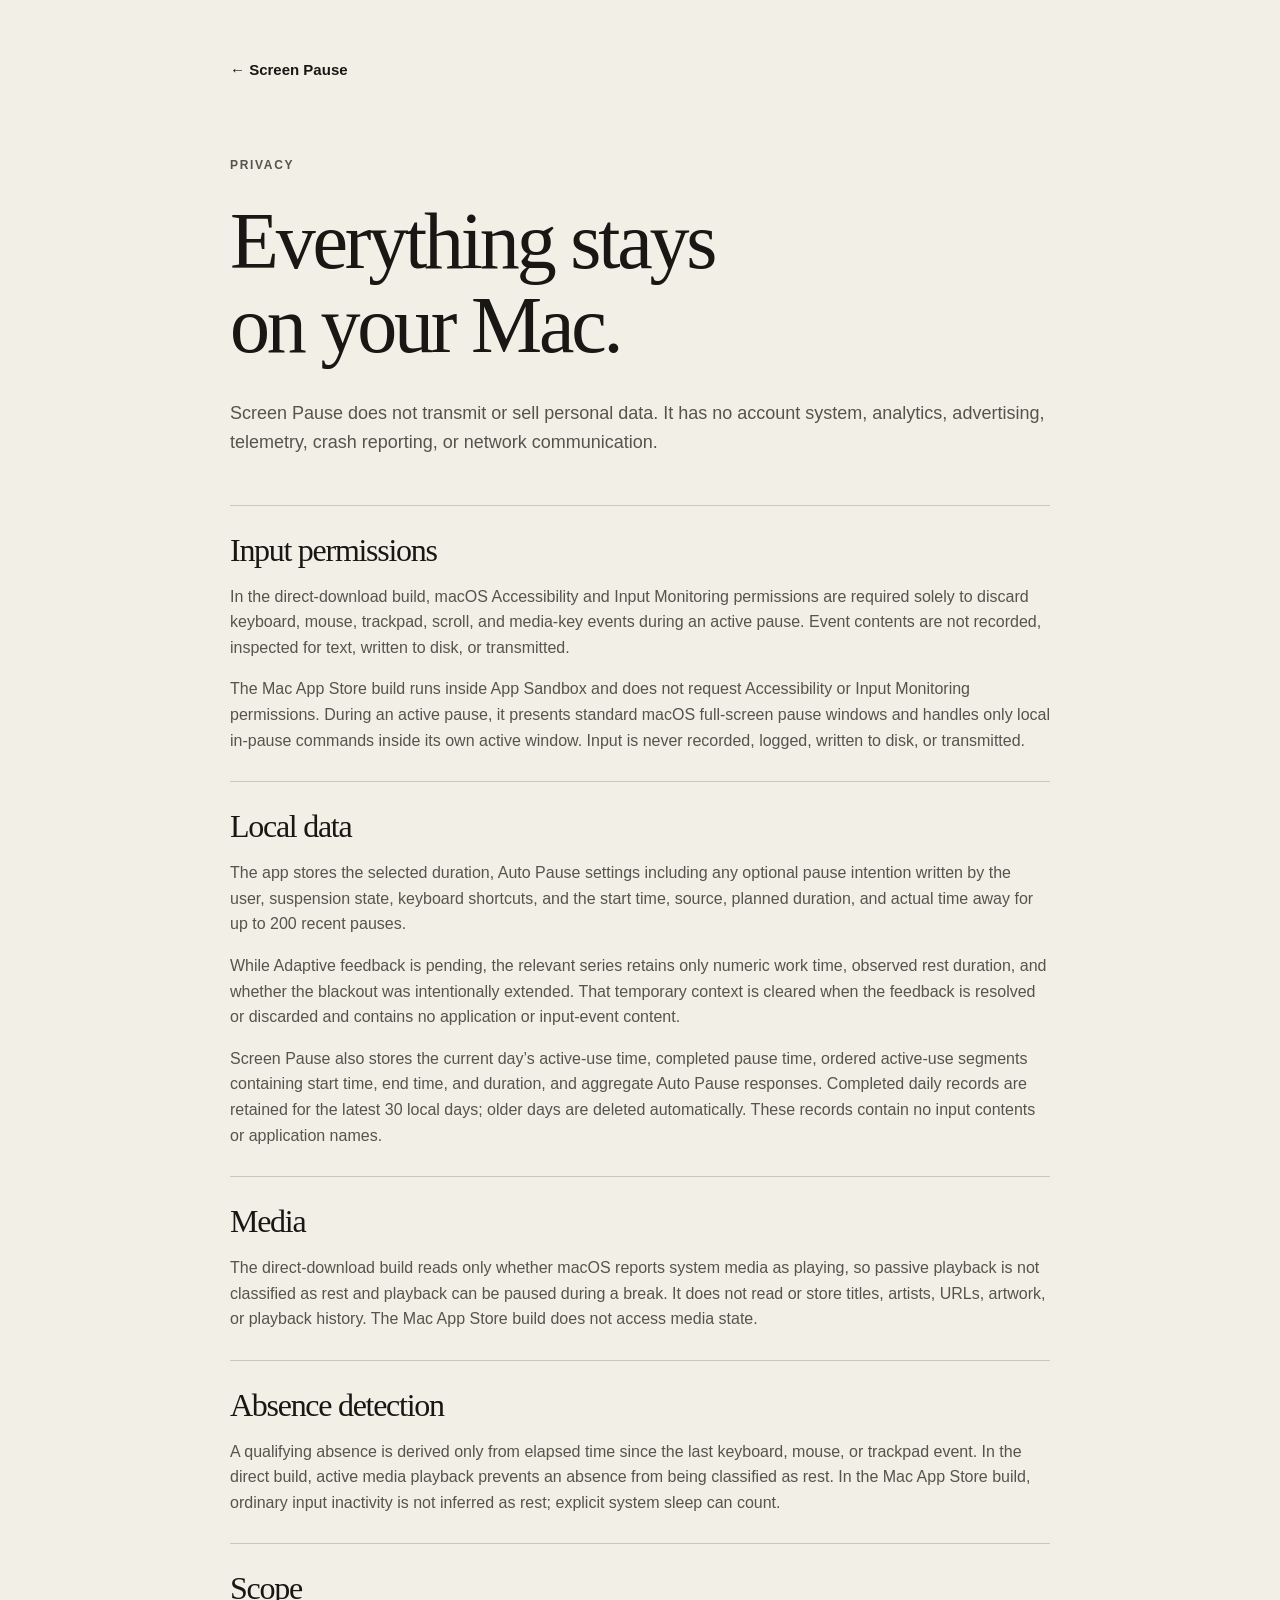
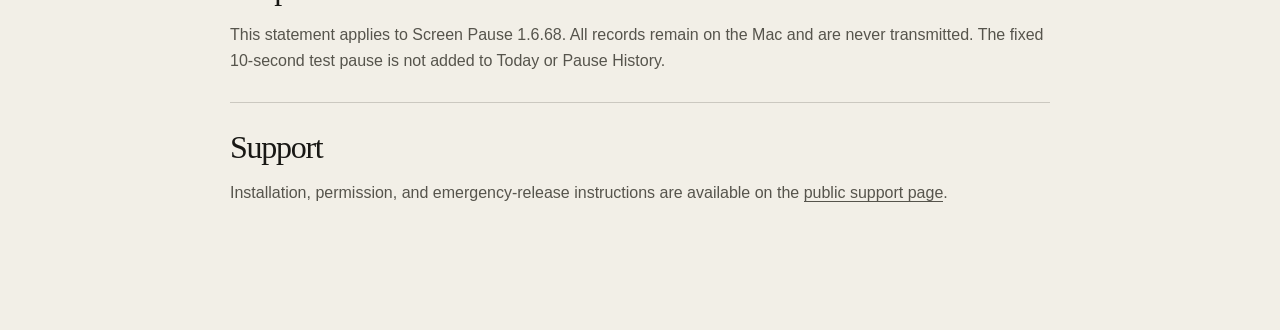
<file: privacy/index.html>
<!DOCTYPE html>
<html lang="en">
<head>
  <meta charset="UTF-8">
  <meta name="viewport" content="width=device-width, initial-scale=1.0">
  <title>Privacy — Screen Pause</title>
  <meta name="description" content="How Screen Pause keeps settings, timing records and feedback on your Mac without accounts or tracking.">
  <link rel="canonical" href="https://screenpause.melnikov.pl/privacy">
  <link rel="icon" href="/icon.png">
  <link rel="apple-touch-icon" href="/icon.png">
  <link rel="stylesheet" href="/styles.css">
</head>
<body>
  <main class="legal-page">
    <a class="legal-back" href="/">← Screen Pause</a>
    <p class="section-label">Privacy</p>
    <h1>Everything stays on your Mac.</h1>
    <p class="legal-lead">
      Screen Pause does not transmit or sell personal data. It has no account
      system, analytics, advertising, telemetry, crash reporting, or network
      communication.
    </p>

    <section>
      <h2>Input permissions</h2>
      <p>
        In the direct-download build, macOS Accessibility and Input Monitoring
        permissions are required solely to discard keyboard, mouse, trackpad,
        scroll, and media-key events during an active pause. Event contents
        are not recorded, inspected for text, written to disk, or transmitted.
      </p>
      <p>
        The Mac App Store build runs inside App Sandbox and does not request
        Accessibility or Input Monitoring permissions. During an active pause,
        it presents standard macOS full-screen pause windows and handles only
        local in-pause commands inside its own active window. Input is never
        recorded, logged, written to disk, or transmitted.
      </p>
    </section>

    <section>
      <h2>Local data</h2>
      <p>
        The app stores the selected duration, Auto Pause settings including
        any optional pause intention written by the user, suspension state,
        keyboard shortcuts, and the start time, source, planned duration,
        and actual time away for up to 200 recent pauses.
      </p>
      <p>
        While Adaptive feedback is pending, the relevant series retains only
        numeric work time, observed rest duration, and whether the blackout
        was intentionally extended. That temporary context is cleared when
        the feedback is resolved or discarded and contains no application or
        input-event content.
      </p>
      <p>
        Screen Pause also stores the current day’s active-use time,
        completed pause time, ordered active-use segments containing start
        time, end time, and duration, and aggregate Auto Pause responses.
        Completed daily records are retained for the latest 30 local days;
        older days are deleted automatically. These records contain no input
        contents or application names.
      </p>
    </section>

    <section>
      <h2>Media</h2>
      <p>
        The direct-download build reads only whether macOS reports system
        media as playing, so passive playback is not classified as rest and
        playback can be paused during a break. It does not read or store
        titles, artists, URLs, artwork, or playback history. The Mac App
        Store build does not access media state.
      </p>
    </section>

    <section>
      <h2>Absence detection</h2>
      <p>
        A qualifying absence is derived only from elapsed time since the last
        keyboard, mouse, or trackpad event. In the direct build, active media
        playback prevents an absence from being classified as rest. In the
        Mac App Store build, ordinary input inactivity is not inferred as
        rest; explicit system sleep can count.
      </p>
    </section>

    <section>
      <h2>Scope</h2>
      <p>
        This statement applies to Screen Pause 1.6.68. All records remain on
        the Mac and are never transmitted. The fixed 10-second
        test pause is not added to Today or Pause History.
      </p>
    </section>

    <section>
      <h2>Support</h2>
      <p>
        Installation, permission, and emergency-release instructions are
        available on the <a href="/support">public support page</a>.
      </p>
    </section>
  </main>
</body>
</html>
</file>
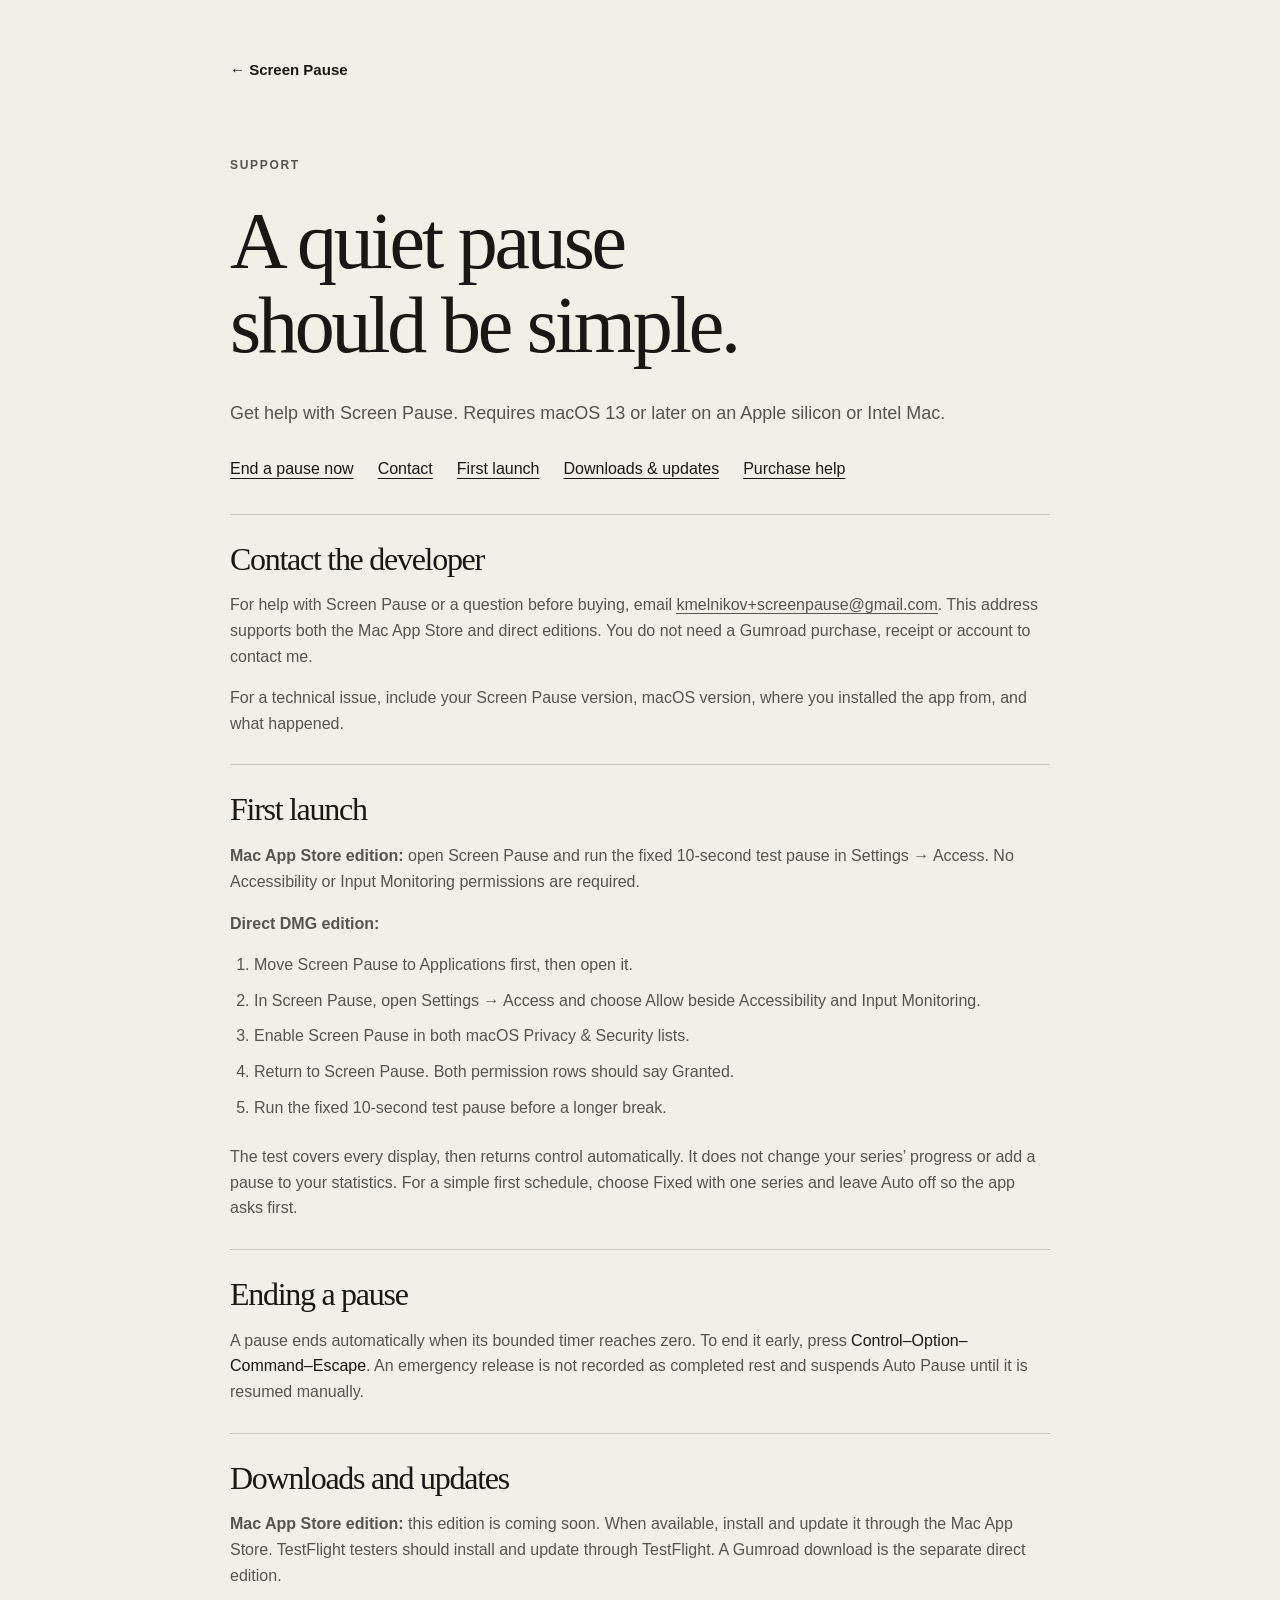
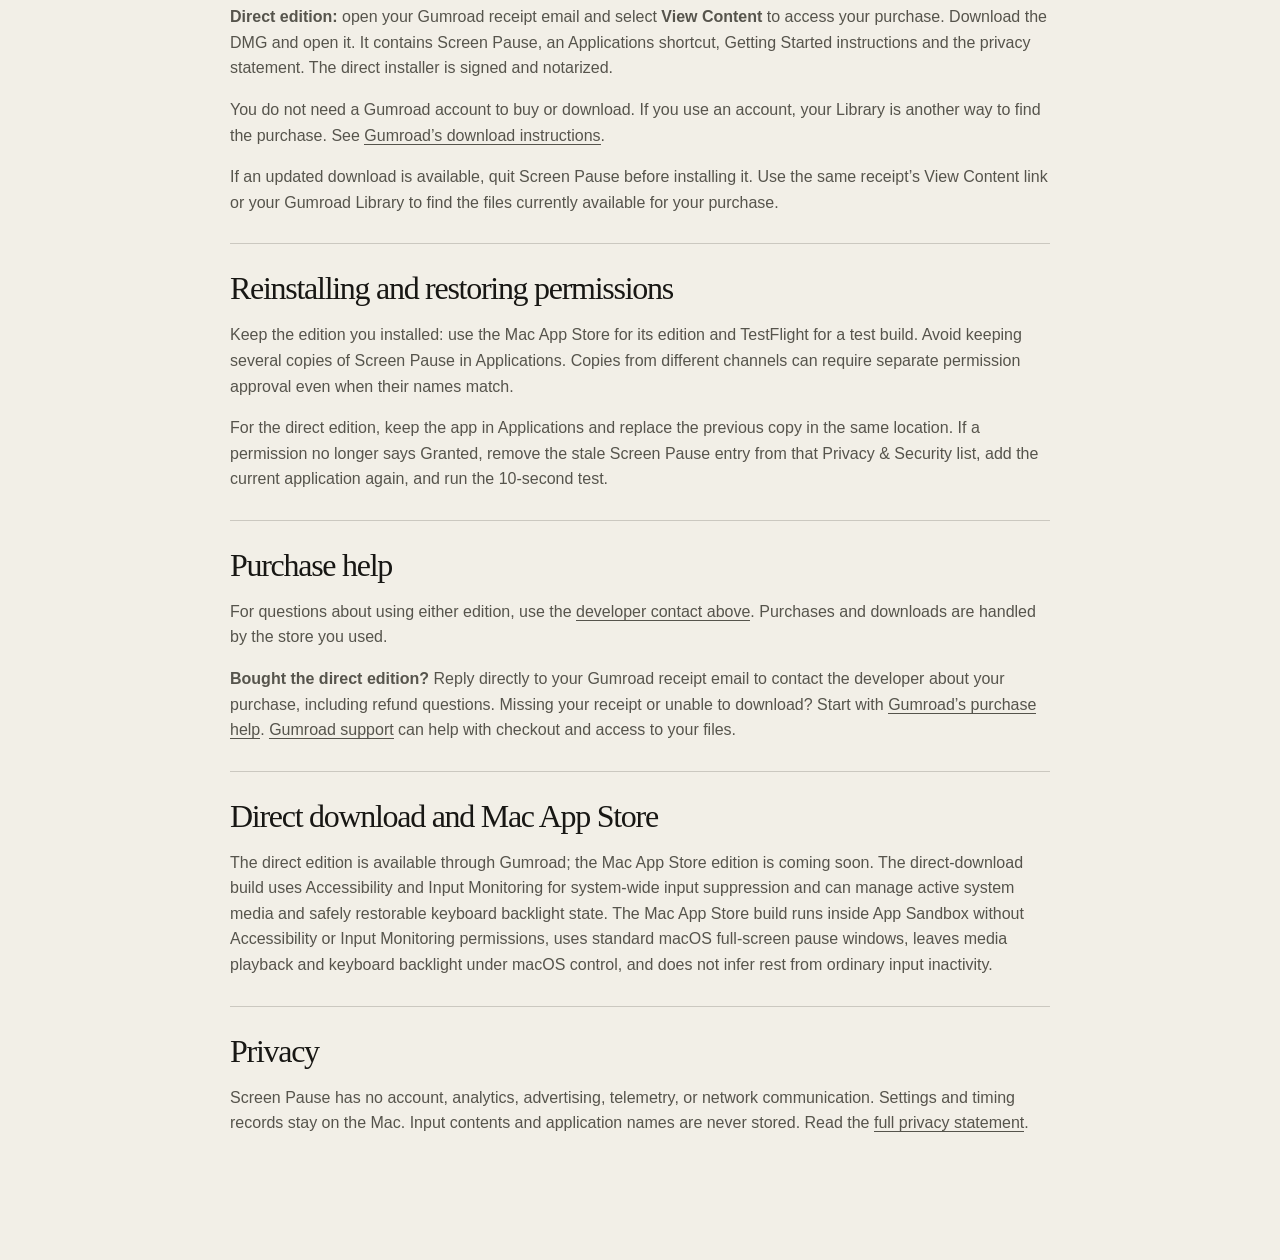
<file: support/index.html>
<!DOCTYPE html>
<html lang="en">
<head>
  <meta charset="UTF-8">
  <meta name="viewport" content="width=device-width, initial-scale=1.0">
  <title>Support — Screen Pause</title>
  <meta name="description" content="Contact the Screen Pause developer, set up your Mac, restore permissions and find help for the Mac App Store or direct edition.">
  <link rel="canonical" href="https://screenpause.melnikov.pl/support">
  <link rel="icon" href="/icon.png">
  <link rel="apple-touch-icon" href="/icon.png">
  <link rel="stylesheet" href="/styles.css">
</head>
<body>
  <main class="legal-page">
    <a class="legal-back" href="/">← Screen Pause</a>
    <p class="section-label">Support</p>
    <h1>A quiet pause should be simple.</h1>
    <p class="legal-lead">
      Get help with Screen Pause. Requires macOS 13 or later on an Apple
      silicon or Intel Mac.
    </p>

    <nav class="support-nav" aria-label="Support topics">
      <a href="#end-pause">End a pause now</a>
      <a href="#contact">Contact</a>
      <a href="#first-launch">First launch</a>
      <a href="#download">Downloads &amp; updates</a>
      <a href="#purchase-help">Purchase help</a>
    </nav>

    <section id="contact">
      <h2>Contact the developer</h2>
      <p>
        For help with Screen Pause or a question before buying, email
        <a href="mailto:kmelnikov+screenpause@gmail.com?subject=Screen%20Pause%20support">kmelnikov+screenpause@gmail.com</a>.
        This address supports both the Mac App Store and direct editions.
        You do not need a Gumroad purchase, receipt or account to contact me.
      </p>
      <p>
        For a technical issue, include your Screen Pause version, macOS
        version, where you installed the app from, and what happened.
      </p>
    </section>

    <section id="first-launch">
      <h2>First launch</h2>
      <p>
        <strong>Mac App Store edition:</strong> open Screen Pause and run the
        fixed 10-second test pause in Settings → Access. No Accessibility or
        Input Monitoring permissions are required.
      </p>
      <p>
        <strong>Direct DMG edition:</strong>
      </p>
      <ol>
        <li>Move Screen Pause to Applications first, then open it.</li>
        <li>In Screen Pause, open Settings → Access and choose Allow beside Accessibility and Input Monitoring.</li>
        <li>Enable Screen Pause in both macOS Privacy &amp; Security lists.</li>
        <li>Return to Screen Pause. Both permission rows should say Granted.</li>
        <li>Run the fixed 10-second test pause before a longer break.</li>
      </ol>
      <p class="support-followup">
        The test covers every display, then returns control automatically. It
        does not change your series’ progress or add a pause to your
        statistics. For a simple first schedule, choose Fixed with one series
        and leave Auto off so the app asks first.
      </p>
    </section>

    <section id="end-pause">
      <h2>Ending a pause</h2>
      <p>
        A pause ends automatically when its bounded timer reaches zero. To
        end it early, press <kbd>Control–Option–Command–Escape</kbd>.
        An emergency release is not recorded as completed rest and suspends
        Auto Pause until it is resumed manually.
      </p>
    </section>

    <section id="download">
      <h2>Downloads and updates</h2>
      <p>
        <strong>Mac App Store edition:</strong> this edition is coming soon.
        When available, install and update it through the Mac App Store.
        TestFlight testers should install and update through TestFlight.
        A Gumroad download is the separate direct edition.
      </p>
      <p>
        <strong>Direct edition:</strong> open your Gumroad receipt email and
        select <strong>View Content</strong> to access your purchase.
        Download the DMG and open it. It contains Screen Pause, an Applications
        shortcut, Getting Started instructions and the privacy statement.
        The direct installer is signed and notarized.
      </p>
      <p>
        You do not need a Gumroad account to buy or download. If you use an
        account, your Library is another way to find the purchase. See
        <a href="https://gumroad.com/help/article/199-how-do-i-access-my-purchase" target="_blank" rel="noopener noreferrer">Gumroad’s download instructions</a>.
      </p>
      <p>
        If an updated download is available, quit Screen Pause before
        installing it. Use the same receipt’s View Content link or your
        Gumroad Library to find the files currently available for your purchase.
      </p>
    </section>

    <section>
      <h2>Reinstalling and restoring permissions</h2>
      <p>
        Keep the edition you installed: use the Mac App Store for its edition
        and TestFlight for a test build. Avoid keeping several copies of
        Screen Pause in Applications. Copies from different channels can
        require separate permission approval even when their names match.
      </p>
      <p>
        For the direct edition, keep the app in Applications and replace the
        previous copy in the same location. If a permission no longer says
        Granted, remove the stale Screen Pause entry from that Privacy &amp;
        Security list, add the current application again, and run the
        10-second test.
      </p>
    </section>

    <section id="purchase-help">
      <h2>Purchase help</h2>
      <p>
        For questions about using either edition, use the
        <a href="#contact">developer contact above</a>.
        Purchases and downloads are handled by the store you used.
      </p>
      <p>
        <strong>Bought the direct edition?</strong> Reply directly to your
        Gumroad receipt email to contact the developer about your purchase,
        including refund questions. Missing your receipt or unable to
        download? Start with
        <a href="https://gumroad.com/help/article/195-theres-an-issue-with-my-purchase" target="_blank" rel="noopener noreferrer">Gumroad’s purchase help</a>.
        <a href="https://gumroad.com/help/article/20-how-do-i-contact-gumroad.html" target="_blank" rel="noopener noreferrer">Gumroad support</a> can help with checkout and access to your files.
      </p>
    </section>

    <section>
      <h2>Direct download and Mac App Store</h2>
      <p>
        The direct edition is available through Gumroad; the Mac App Store
        edition is coming soon. The direct-download build uses Accessibility
        and Input Monitoring for system-wide input suppression and can manage
        active system media and safely restorable keyboard backlight state.
        The Mac App Store build runs inside App Sandbox without Accessibility
        or Input Monitoring permissions, uses standard macOS full-screen pause
        windows, leaves media playback and keyboard backlight under macOS
        control, and does not infer rest from ordinary input inactivity.
      </p>
    </section>

    <section>
      <h2>Privacy</h2>
      <p>
        Screen Pause has no account, analytics, advertising, telemetry, or
        network communication. Settings and timing records stay on the Mac.
        Input contents and application names are never stored. Read the
        <a href="/privacy">full privacy statement</a>.
      </p>
    </section>
  </main>
</body>
</html>
</file>
<file: styles.css>
:root {
  --ink: #181714;
  --ink-soft: #56544c;
  --paper: #f2efe7;
  --paper-deep: #e6e0d4;
  --warm-white: #faf8f2;
  --coral: #b94730;
  --coral-soft: #f1a08b;
  --night: #111210;
  --line: rgba(24, 23, 20, 0.18);
  --sans: "Avenir Next", "Helvetica Neue", Helvetica, Arial, sans-serif;
  --serif: "Iowan Old Style", "Baskerville", "Times New Roman", serif;
}
* { box-sizing: border-box; }
html { scroll-behavior: smooth; scroll-padding-top: 96px; }
body { margin: 0; background: var(--paper); color: var(--ink); font-family: var(--sans); font-size: 1rem; line-height: 1.6; text-rendering: optimizeLegibility; }
body.pause-is-open { overflow: hidden; }
button, a { color: inherit; font: inherit; }
button { cursor: pointer; }
a { text-decoration: none; }
button, a, summary { -webkit-tap-highlight-color: transparent; }
button:focus-visible, a:focus-visible, summary:focus-visible { outline: 3px solid var(--coral); outline-offset: 5px; }
img { display: block; max-width: 100%; height: auto; }
figure { margin: 0; min-width: 0; }
figcaption { margin-top: 18px; color: var(--ink-soft); font-size: 0.875rem; line-height: 1.5; }
p { margin: 0 0 20px; }
h1, h2, h3 { text-wrap: balance; }
h2 { margin: 0; font-family: var(--serif); font-size: clamp(2.5rem, 4.7vw, 4.25rem); line-height: 1.06; font-weight: 400; letter-spacing: -0.04em; }
h3 { margin: 0 0 12px; font-size: 1.25rem; font-weight: 600; line-height: 1.3; }
kbd { font: inherit; overflow-wrap: anywhere; color: var(--ink); }
.shell { width: min(1180px, calc(100% - 64px)); margin-inline: auto; }
.skip-link { position: fixed; top: 12px; left: 12px; z-index: 20; padding: 12px 20px; background: var(--warm-white); transform: translateY(-200%); }
.skip-link:focus { transform: none; }
.nav-wrap { position: sticky; top: 0; z-index: 15; background: rgba(242, 239, 231, 0.92); backdrop-filter: blur(12px); -webkit-backdrop-filter: blur(12px); border-bottom: 1px solid var(--line); }
.nav { min-height: 70px; display: flex; flex-wrap: wrap; align-items: center; gap: 14px 28px; padding-block: 12px; }
.brand { display: inline-flex; align-items: center; gap: 10px; font-weight: 650; font-size: 1rem; }
.brand-mark { width: 26px; height: 26px; border: 1px solid var(--ink); border-radius: 50%; display: grid; place-items: center; }
.brand-mark span { width: 6px; height: 6px; border-radius: 50%; background: var(--coral); }
.nav-links { display: flex; flex-wrap: wrap; gap: 8px 24px; margin-left: auto; font-size: 0.875rem; }
.nav-links a { padding-block: 10px; }
.nav-links a:hover, .footer a:hover { color: var(--coral); }
.nav-buy { padding: 10px 16px; border: 1px solid var(--ink); border-radius: 999px; font-size: 0.875rem; font-weight: 600; }
.nav-buy:hover { background: var(--ink); color: var(--warm-white); }
.nav-buy span { margin-left: 12px; }
.hero { display: grid; grid-template-columns: minmax(0, 1.15fr) minmax(0, 0.85fr); align-items: center; gap: 56px; padding-block: 86px 72px; }
.eyebrow, .section-label { text-transform: uppercase; font-size: 0.75rem; font-weight: 650; letter-spacing: 0.14em; color: var(--ink-soft); margin-bottom: 24px; }
.hero h1 { font-family: var(--serif); font-size: clamp(3rem, 5.5vw, 5rem); font-weight: 400; line-height: 1.02; letter-spacing: -0.045em; margin: 0 0 28px; }
.hero h1 em, .closing h2 em { display: block; color: var(--coral); font-weight: 400; }
.hero-control { max-width: 560px; color: var(--ink-soft); font-size: 0.875rem; margin-bottom: 0; }
.hero-control kbd { font-weight: 600; }
.edition-notes { display: grid; grid-template-columns: repeat(2, minmax(0, 1fr)); gap: 12px; max-width: 590px; margin: 0 0 20px; }
.edition-notes p { margin: 0; padding: 12px 14px; background: var(--warm-white); border: 1px solid var(--line); border-radius: 10px; color: var(--ink-soft); font-size: 0.875rem; line-height: 1.5; }
.edition-notes strong { display: block; color: var(--ink); font-size: 0.8125rem; margin-bottom: 4px; }
.hero-actions { display: flex; flex-wrap: wrap; align-items: center; gap: 16px 28px; margin-top: 24px; }
.hero-how { margin-top: 0; }
.hero-intro { max-width: 590px; color: var(--ink-soft); font-size: 1.125rem; line-height: 1.7; }
.store-links { display: flex; flex-wrap: wrap; gap: 12px; margin-top: 28px; }
.store-button { display: inline-flex; flex-wrap: wrap; align-items: center; justify-content: space-between; gap: 8px 16px; min-height: 54px; padding: 13px 18px; border: 1px solid var(--coral); border-radius: 10px; background: var(--coral); color: var(--warm-white); font-size: 1rem; font-weight: 600; }
a.store-button:hover { background: #9d3523; border-color: #9d3523; }
.store-price { white-space: nowrap; }
.store-coming-soon { background: transparent; border-color: var(--line); color: var(--ink-soft); font-size: 0.875rem; cursor: not-allowed; }
.store-status { font-weight: 400; }
.purchase-note { margin: 14px 0 0; color: var(--ink-soft); font-size: 0.875rem; }
.mas-note { margin: 8px 0 0; max-width: 560px; color: var(--ink-soft); font-size: 0.875rem; line-height: 1.5; }
.mas-note a { color: var(--ink); border-bottom: 1px solid currentColor; font-weight: 600; }
.mas-note a:hover { color: var(--coral); }
.mas-note-center { margin-inline: auto; }
.demo-action { margin-top: 28px; }
.text-button { border: 0; border-bottom: 1px solid var(--ink); padding: 0 0 3px; text-align: left; background: none; font-size: 0.9375rem; font-weight: 600; }
.text-button:hover { color: var(--coral); border-color: var(--coral); }
.demo-action p { margin: 10px 0 0; color: var(--ink-soft); font-size: 0.875rem; }
.app-stage { padding: 44px 0; position: relative; }
.app-stage img { width: 100%; border-radius: 16px; box-shadow: 0 25px 65px rgba(24, 23, 20, 0.22); }
.hero-visual figcaption { text-align: center; margin-top: 0; }
.facts-strip { display: flex; flex-wrap: wrap; justify-content: space-between; gap: 14px 28px; border-block: 1px solid var(--line); padding-block: 22px; color: var(--ink-soft); font-size: 0.9375rem; }
.section-heading { display: grid; grid-template-columns: 0.75fr 1.6fr 1fr; gap: 36px; align-items: start; }
.section-heading > p:last-child:not(.section-label) { margin: 0; color: var(--ink-soft); }
.how-section, .rhythms-section, .faq-section { padding-block: 96px; }
.how-section .section-heading { grid-template-columns: 0.75fr 2.6fr; }
.video-proof { margin-top: 40px; }
.video-frame { border-radius: 16px; overflow: hidden; background: var(--night); box-shadow: 0 25px 65px rgba(24, 23, 20, 0.2); border: 1px solid var(--line); }
.video-frame video { display: block; width: 100%; height: auto; aspect-ratio: 16 / 9; background: var(--night); }
.video-proof figcaption code { font-family: ui-monospace, SFMono-Regular, Menlo, monospace; font-size: 0.9em; color: var(--ink); }
.steps { list-style: none; padding: 0; margin: 48px 0 0; display: grid; grid-template-columns: repeat(3, minmax(0, 1fr)); gap: 36px; }
.steps li { border-top: 1px solid var(--line); padding-top: 22px; }
.step-number { display: block; color: var(--coral); font-size: 0.875rem; margin-bottom: 24px; }
.steps p { margin-bottom: 0; color: var(--ink-soft); }
.features-section { padding-block: 88px; background: var(--paper-deep); }
.series-layout { display: grid; grid-template-columns: minmax(0, 1fr) minmax(0, 1fr); align-items: center; gap: 72px; }
.series-copy h2 { margin-bottom: 28px; }
.series-copy > p:not(.section-label) { color: var(--ink-soft); }
.start-simple { margin-block: 28px; padding: 24px; background: var(--warm-white); border-left: 3px solid var(--coral); }
.start-simple p { color: var(--ink-soft); }
.start-simple p:last-child { margin: 0; font-size: 0.875rem; }
.prompt-proof { margin-top: 40px; padding-top: 32px; border-top: 1px solid var(--line); display: grid; grid-template-columns: minmax(0, 0.9fr) minmax(0, 1.1fr); align-items: center; gap: 40px; }
.prompt-proof p { color: var(--ink-soft); }
.prompt-proof p:last-child { margin: 0; }
.prompt-figure img { border-radius: 12px; }
.series-timeline { margin-top: 64px; padding-top: 40px; border-top: 1px solid var(--line); }
.timeline-heading { display: flex; justify-content: space-between; align-items: start; gap: 24px; }
.timeline-heading .section-label { margin-bottom: 12px; }
.timeline-heading h3 { max-width: 620px; font-family: var(--serif); font-size: clamp(1.75rem, 3vw, 2.5rem); font-weight: 400; }
.timeline-heading > p { max-width: 280px; color: var(--ink-soft); font-size: 0.9375rem; }
.timeline-steps { display: grid; grid-template-columns: repeat(6, minmax(0, 1fr)); list-style: none; margin: 32px 0 0; padding: 0; }
.timeline-step { position: relative; border-top: 2px solid var(--line); padding: 22px 14px 0 0; min-width: 0; }
.timeline-step::before { content: ""; position: absolute; top: -6px; left: 0; width: 10px; height: 10px; border-radius: 50%; background: var(--coral); }
.timeline-step:last-child { padding-right: 0; }
.timeline-time { display: flex; flex-direction: column; margin-bottom: 20px; }
.timeline-time strong { font-size: 1.125rem; }
.timeline-time span, .timeline-short > span, .timeline-long > span { color: var(--ink-soft); font-size: 0.875rem; }
.timeline-short, .timeline-long { display: flex; flex-direction: column; }
.timeline-short { gap: 4px; padding: 12px; background: var(--warm-white); border-left: 3px solid var(--coral); }
.timeline-short strong, .timeline-long strong { font-size: 1rem; }
.timeline-long { padding: 16px 0 0; gap: 4px; }
.timeline-progress { height: 6px; margin-block: 7px; background: #cbc4b7; border-radius: 3px; overflow: hidden; }
.timeline-progress span { display: block; height: 100%; background: var(--ink); }
.timeline-long .timeline-saved { font-size: 0.875rem; line-height: 1.45; }
.timeline-shared { padding: 12px; background: var(--ink); color: var(--warm-white); border-radius: 8px; }
.timeline-badge { color: var(--coral-soft); font-size: 0.875rem; margin-bottom: 12px; }
.timeline-shared > strong { display: block; font-size: 1.125rem; line-height: 1.4; }
.timeline-shared > p:last-child { color: #ded9cf; font-size: 0.875rem; line-height: 1.5; margin: 12px 0 0; }
.series-timeline figcaption { display: grid; grid-template-columns: 1.2fr 1fr; gap: 28px; border-top: 1px solid var(--line); padding-top: 24px; margin-top: 28px; font-size: 0.9375rem; }
.series-timeline figcaption p { margin: 0; }
@media (max-width: 980px) {
  .timeline-heading { flex-direction: column; gap: 8px; }
  .timeline-heading > p { max-width: none; }
  .timeline-steps { grid-template-columns: 1fr; margin-top: 16px; }
  .timeline-step, .timeline-step:last-child { display: grid; grid-template-columns: 0.85fr 1fr 1.4fr; gap: 20px; border-top: 0; border-left: 2px solid var(--line); padding: 0 0 28px 24px; }
  .timeline-step::before { left: -6px; top: 8px; }
  .timeline-time { margin: 0; }
  .timeline-long { padding: 0; }
  .timeline-shared { grid-column: 2 / -1; }
}
@media (max-width: 700px) {
  .series-timeline { margin-top: 40px; padding-top: 32px; }
  .timeline-step, .timeline-step:last-child { grid-template-columns: 1fr 1fr; gap: 12px; padding-left: 20px; }
  .timeline-time { grid-column: 1 / -1; flex-direction: row; flex-wrap: wrap; gap: 4px 8px; align-items: baseline; }
  .timeline-shared { grid-column: 1 / -1; }
  .series-timeline figcaption { grid-template-columns: 1fr; gap: 16px; }
}
.text-link { display: inline-block; padding-block: 4px; border-bottom: 1px solid currentColor; font-size: 0.9375rem; font-weight: 600; }
.text-link:hover { color: var(--coral); }
.text-link span { margin-left: 12px; }
.product-figure img { width: 100%; border-radius: 14px; box-shadow: 0 16px 40px rgba(24, 23, 20, 0.16); }
.product-figure a { display: block; border-radius: 14px; }
.rhythm-grid { display: grid; grid-template-columns: repeat(3, minmax(0, 1fr)); gap: 32px; margin-top: 48px; }
.rhythm-card { border-top: 2px solid var(--coral); padding-top: 24px; }
.rhythm-card h3 { font-family: var(--serif); font-size: 2.5rem; font-weight: 400; }
.rhythm-card p { color: var(--ink-soft); }
.rhythm-card .rhythm-summary { color: var(--ink); font-weight: 600; }
.rhythm-card .rhythm-detail { border-top: 1px solid var(--line); padding-top: 18px; font-size: 0.9375rem; margin-bottom: 0; }
.advanced-options { margin-top: 40px; border-block: 1px solid var(--line); padding-block: 22px; }
.advanced-options > summary, .research-note summary, .faq-list summary { cursor: pointer; font-weight: 600; font-size: 1.0625rem; list-style: none; display: flex; align-items: center; justify-content: space-between; gap: 16px; }
.advanced-options > summary::-webkit-details-marker, .research-note summary::-webkit-details-marker, .faq-list summary::-webkit-details-marker { display: none; }
.advanced-options > summary::after, .research-note summary::after, .faq-list summary::after { content: "+"; flex-shrink: 0; color: var(--coral); font-size: 1.35rem; font-weight: 400; line-height: 1; transition: transform 0.15s ease; }
.advanced-options[open] > summary::after, .research-note details[open] > summary::after, .faq-list details[open] > summary::after { content: "−"; }
.advanced-options > summary:hover, .research-note summary:hover, .faq-list summary:hover { color: var(--coral); }
.controls-section { padding-block: 32px 8px; display: grid; grid-template-columns: minmax(0, 1.1fr) minmax(0, 0.9fr); gap: 64px; align-items: center; }
.controls-copy > p { color: var(--ink-soft); }
.controls-list { margin-top: 28px; display: grid; gap: 22px; }
.controls-list h4 { font-size: 1.0625rem; line-height: 1.4; margin: 0 0 8px; font-weight: 600; }
.controls-list p { color: var(--ink-soft); margin: 0; }
.privacy-section { padding-block: 72px; background: var(--night); color: var(--warm-white); }
.privacy-inner { display: grid; grid-template-columns: 1fr 1fr; gap: 72px; align-items: center; }
.privacy-inner .section-label { color: var(--coral-soft); }
.privacy-inner p:not(.section-label) { color: #d2cfc5; }
.privacy-inner .text-link { color: var(--coral-soft); }
.research-note { padding-block: 0 48px; }
.research-note details { padding-block: 22px; border-block: 1px solid var(--line); }
.research-note p { margin: 20px 0 0; color: var(--ink-soft); max-width: 820px; }
.research-note ul { padding-left: 24px; color: var(--ink-soft); max-width: 940px; }
.research-note li + li { margin-top: 16px; }
.research-note a, .faq-list a { text-decoration: underline; text-underline-offset: 3px; }
.faq-section { display: grid; grid-template-columns: minmax(0, 0.8fr) minmax(0, 1.2fr); gap: 64px; border-top: 1px solid var(--line); }
.faq-section h2 { margin-bottom: 28px; }
.faq-list details { border-bottom: 1px solid var(--line); padding-block: 20px; }
.faq-list details:first-child { border-top: 1px solid var(--line); }
.faq-list summary { cursor: pointer; font-weight: 600; padding-right: 8px; font-size: 1.0625rem; }
.faq-list summary::marker { color: var(--coral); }
.faq-list details p { margin: 16px 0 0; color: var(--ink-soft); }
.closing { background: var(--paper-deep); padding-block: 88px; text-align: center; }
.closing h2 { font-size: clamp(3rem, 6vw, 5rem); }
.closing-inner > p:not(.section-label):not(.purchase-note) { margin: 24px 0 0; color: var(--ink-soft); }
.closing .store-links { justify-content: center; }
.purchase-steps { list-style: none; padding: 0; margin: 40px 0; display: grid; grid-template-columns: repeat(3, minmax(0, 1fr)); gap: 32px; text-align: left; }
.purchase-steps li { border-top: 1px solid var(--line); padding-top: 22px; }
.purchase-steps strong { display: block; margin-bottom: 10px; }
.purchase-steps span { display: block; color: var(--ink-soft); }
.closing-help { margin-top: 24px; }
.footer { display: flex; flex-wrap: wrap; align-items: center; justify-content: space-between; gap: 20px; padding-block: 32px; font-size: 0.875rem; }
.footer p { margin: 0; color: var(--ink-soft); }
.footer nav { display: flex; flex-wrap: wrap; gap: 24px; }
.pause-demo { position: fixed; inset: 0; width: 100%; max-width: none; height: 100%; max-height: none; margin: 0; padding: 24px; border: 0; background: #080908; color: var(--warm-white); }
.pause-demo[open] { display: grid; place-items: center; }
.pause-demo::backdrop { background: #080908; }
.demo-close { position: absolute; top: 24px; right: 24px; border: 1px solid #777; background: transparent; color: #eee9df; padding: 12px 18px; border-radius: 999px; font-size: 0.9375rem; }
.demo-close span { margin-left: 20px; color: #bbb7ac; }
.demo-center { text-align: center; }
.demo-dot { display: block; margin: 0 auto 32px; width: 12px; height: 12px; background: var(--coral-soft); border-radius: 50%; animation: quiet-pulse 5s ease-in-out infinite; }
.demo-center h2 { font-size: clamp(2rem, 5vw, 4rem); }
.demo-center p { margin: 18px 0 0; color: #bbb7ac; }
.demo-progress { width: min(260px, 72vw); height: 3px; margin: 24px auto 0; background: rgba(255, 255, 255, 0.16); border-radius: 999px; overflow: hidden; }
.demo-progress span { display: block; width: 100%; height: 100%; background: var(--coral-soft); transition: width 0.1s linear; }
.demo-footnote { position: absolute; bottom: 24px; left: 24px; right: 24px; margin: 0; text-align: center; font-size: 0.875rem; color: #bbb7ac; }
@keyframes quiet-pulse { 0%, 100% { opacity: 0.5; transform: scale(0.8); } 50% { opacity: 1; transform: scale(1.2); } }
.legal-page { width: min(820px, calc(100% - 48px)); margin: 0 auto; padding: 48px 0 96px; }
.legal-back { display: inline-block; margin-bottom: 64px; padding-block: 10px; font-size: 0.9375rem; font-weight: 650; }
.legal-page h1 { margin: 24px 0 32px; font-family: var(--serif); font-size: clamp(3rem, 7vw, 5rem); font-weight: 400; line-height: 1.05; letter-spacing: -0.04em; }
.legal-lead { margin-bottom: 48px; color: var(--ink-soft); font-size: 1.125rem; }
.legal-page section { padding-block: 28px; border-top: 1px solid var(--line); }
.legal-page section h2 { margin-bottom: 16px; font-size: 2rem; }
.legal-page section p { color: var(--ink-soft); margin-bottom: 16px; }
.legal-page section p:last-child { margin-bottom: 0; }
.legal-page section a { border-bottom: 1px solid currentColor; }
.support-nav { display: flex; flex-wrap: wrap; gap: 12px 24px; margin-block: -20px 32px; }
.support-nav a { text-decoration: underline; text-underline-offset: 4px; }
.legal-page section .support-followup { margin-top: 24px; }
.legal-page ol { padding-left: 24px; margin: 0; color: var(--ink-soft); }
.legal-page li + li { margin-top: 10px; }
.compare-page { padding-block: 64px 96px; }
.compare-hero { max-width: 780px; margin-bottom: 48px; }
.compare-hero h1 { margin: 0 0 24px; font-family: var(--serif); font-size: clamp(2.5rem, 5vw, 4.25rem); font-weight: 400; line-height: 1.06; letter-spacing: -0.04em; }
.compare-section { padding-block: 40px; border-top: 1px solid var(--line); }
.compare-section h2 { margin-bottom: 24px; font-size: clamp(1.75rem, 3vw, 2.5rem); }
.compare-copy { max-width: 760px; color: var(--ink-soft); }
.compare-copy code { font-family: ui-monospace, SFMono-Regular, Menlo, monospace; font-size: 0.9em; color: var(--ink); background: var(--warm-white); padding: 2px 6px; border-radius: 4px; border: 1px solid var(--line); }
.compare-table-wrap { overflow-x: auto; border: 1px solid var(--line); border-radius: 12px; background: var(--warm-white); }
.compare-table { width: 100%; min-width: 760px; border-collapse: collapse; text-align: left; font-size: 0.9375rem; }
.compare-table th, .compare-table td { padding: 16px; border-bottom: 1px solid var(--line); vertical-align: top; line-height: 1.5; }
.compare-table thead th { font-size: 0.875rem; font-weight: 650; text-transform: uppercase; letter-spacing: 0.06em; background: var(--paper-deep); }
.compare-table tbody th { font-weight: 600; width: 170px; color: var(--ink); }
.compare-table td { color: var(--ink-soft); }
.compare-table tr:last-child th, .compare-table tr:last-child td { border-bottom: 0; }
.compare-table .col-highlight { background: rgba(185, 71, 48, 0.06); color: var(--ink); }
.compare-table thead .col-highlight { background: var(--coral); color: var(--warm-white); }
.compare-footnote { margin: 16px 0 0; font-size: 0.875rem; color: var(--ink-soft); }
.compare-footnote a { border-bottom: 1px solid currentColor; }
.compare-grid { display: grid; grid-template-columns: repeat(3, minmax(0, 1fr)); gap: 24px; }
.compare-card { padding: 24px; background: var(--warm-white); border: 1px solid var(--line); border-radius: 12px; }
.compare-card p { margin: 0; color: var(--ink-soft); }
.compare-card-accent { border-color: var(--coral); border-left-width: 4px; }
.verify-code { margin: 20px 0; padding: 18px 20px; overflow-x: auto; border-radius: 10px; background: var(--night); color: var(--warm-white); font-family: ui-monospace, SFMono-Regular, Menlo, monospace; font-size: 0.875rem; line-height: 1.6; }
.compare-cta { margin-top: 24px; padding: 48px 32px; background: var(--paper-deep); border-radius: 16px; text-align: center; }
.compare-cta h2 { margin-bottom: 8px; font-size: clamp(2rem, 4vw, 3.25rem); }
.compare-cta .store-links { justify-content: center; }
.compare-cta .mas-note { margin-inline: auto; }
@media (max-width: 980px) {
  .nav { gap: 12px 24px; }
  .nav-links { order: 3; width: 100%; margin: 0; justify-content: space-between; }
  .nav-buy { margin-left: auto; }
  .hero { gap: 32px; padding-block: 64px; }
  .hero h1 { font-size: clamp(3rem, 6vw, 4rem); }
  .section-heading { grid-template-columns: 0.8fr 2fr; }
  .section-heading > p:last-child:not(.section-label) { grid-column: 2; }
  .series-layout, .controls-section { gap: 40px; }
  .rhythm-grid { gap: 24px; }
  .faq-section { grid-template-columns: 1fr; gap: 24px; }
}
@media (max-width: 700px) {
  .shell { width: calc(100% - 40px); }
  .nav { min-height: 76px; }
  .brand { font-size: 0.9375rem; }
  .nav-buy { font-size: 0.8125rem; padding: 10px 12px; }
  .nav-buy span { display: none; }
  .nav-links { gap: 8px 18px; font-size: 0.875rem; }
  .hero, .series-layout, .controls-section, .privacy-inner, .prompt-proof { grid-template-columns: 1fr; }
  .hero { padding-block: 48px; gap: 28px; }
  .hero h1 { font-size: clamp(2.65rem, 10.5vw, 4.3rem); }
  .hero-intro { font-size: 1.0625rem; }
  .edition-notes { grid-template-columns: 1fr; }
  .app-stage { padding-block: 24px; max-width: 488px; margin-inline: auto; }
  .facts-strip { display: grid; grid-template-columns: repeat(2, minmax(0, 1fr)); gap: 16px; }
  .how-section, .rhythms-section, .faq-section { padding-block: 64px; }
  .section-heading, .how-section .section-heading { grid-template-columns: 1fr; gap: 20px; }
  .section-heading .section-label { margin: 0; }
  .section-heading > p:last-child:not(.section-label) { grid-column: auto; }
  .steps, .rhythm-grid, .purchase-steps, .compare-grid { grid-template-columns: 1fr; gap: 28px; margin-top: 32px; }
  .features-section { padding-block: 64px; }
  .series-layout { gap: 36px; }
  .controls-section { gap: 36px; }
  .prompt-proof { gap: 28px; }
  .menu-figure { max-width: 480px; margin-inline: auto; }
  .privacy-inner { gap: 28px; }
  .faq-section { gap: 16px; }
  .closing { padding-block: 64px; }
  .footer { align-items: flex-start; gap: 16px 24px; }
  .footer nav { width: 100%; }
}
@media (prefers-reduced-motion: reduce) {
  html { scroll-behavior: auto; }
  *, *::before, *::after { animation: none !important; transition: none !important; }
}
</file>
